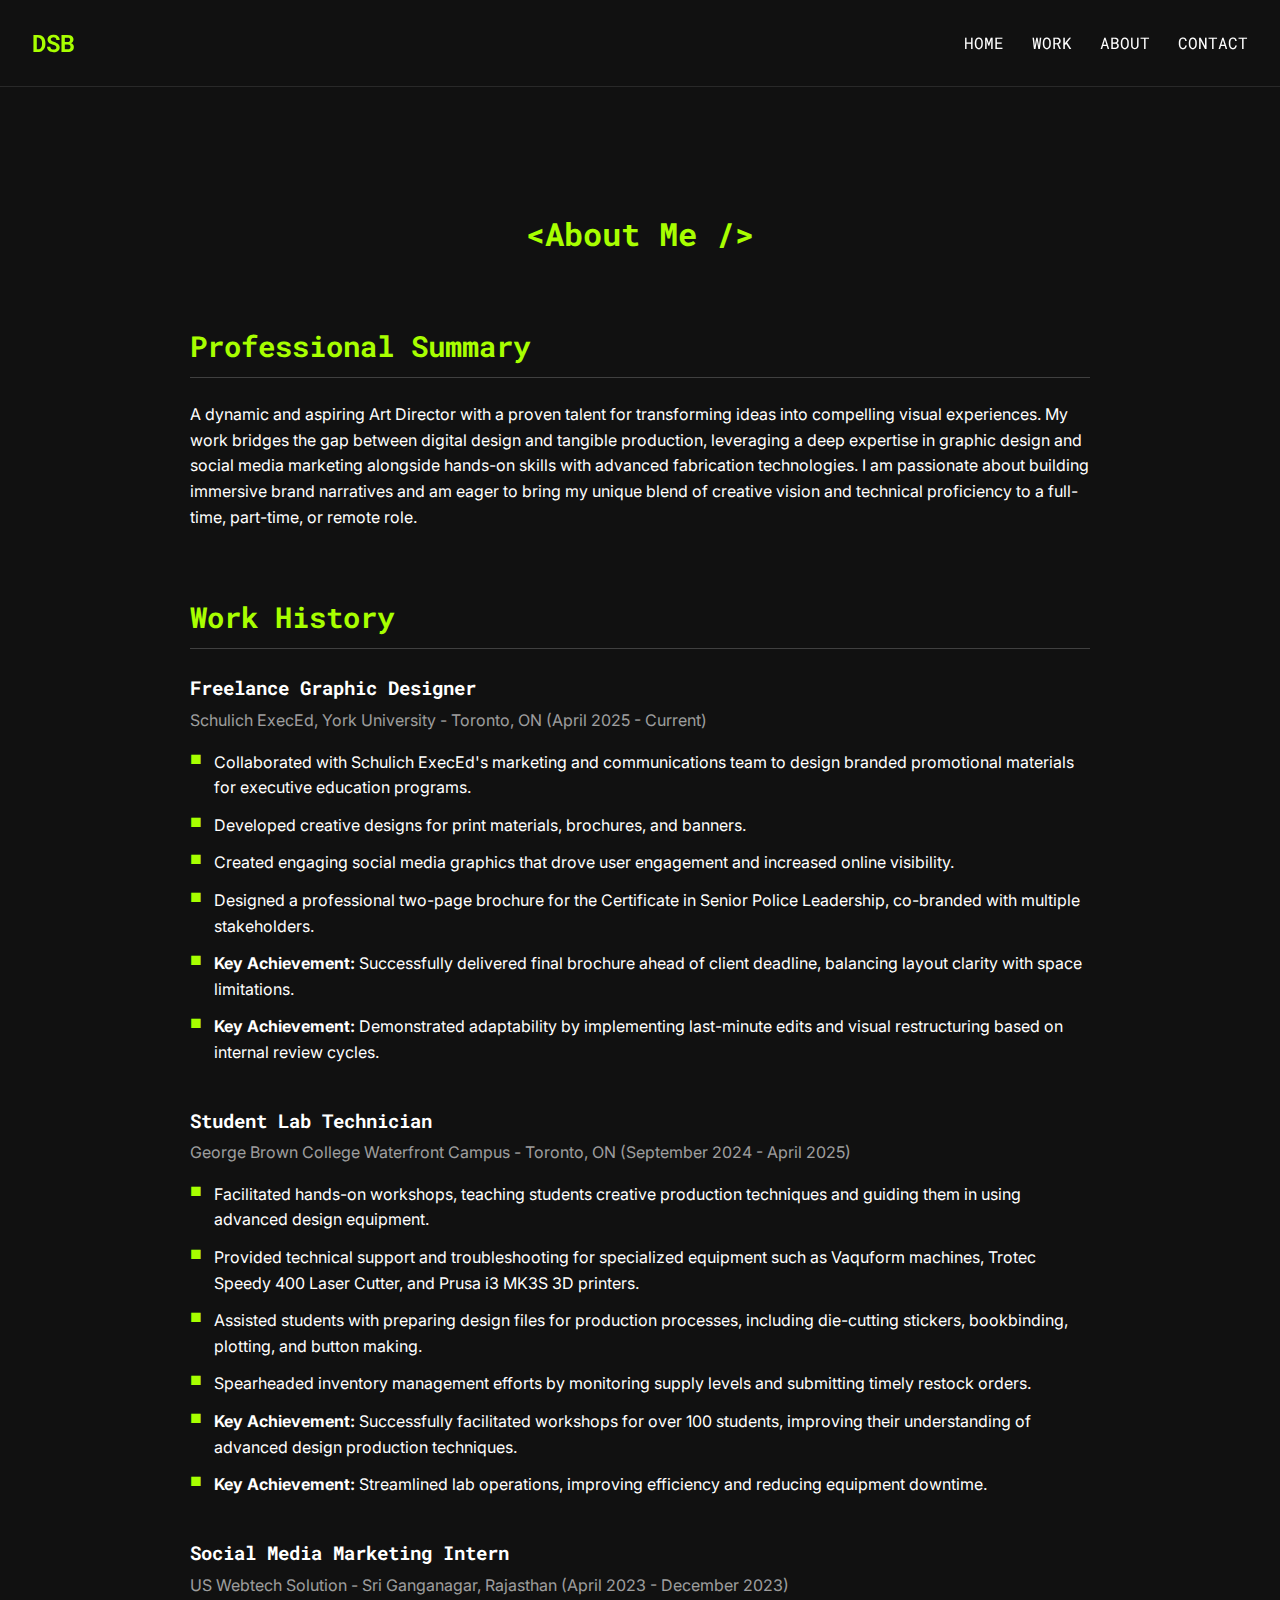
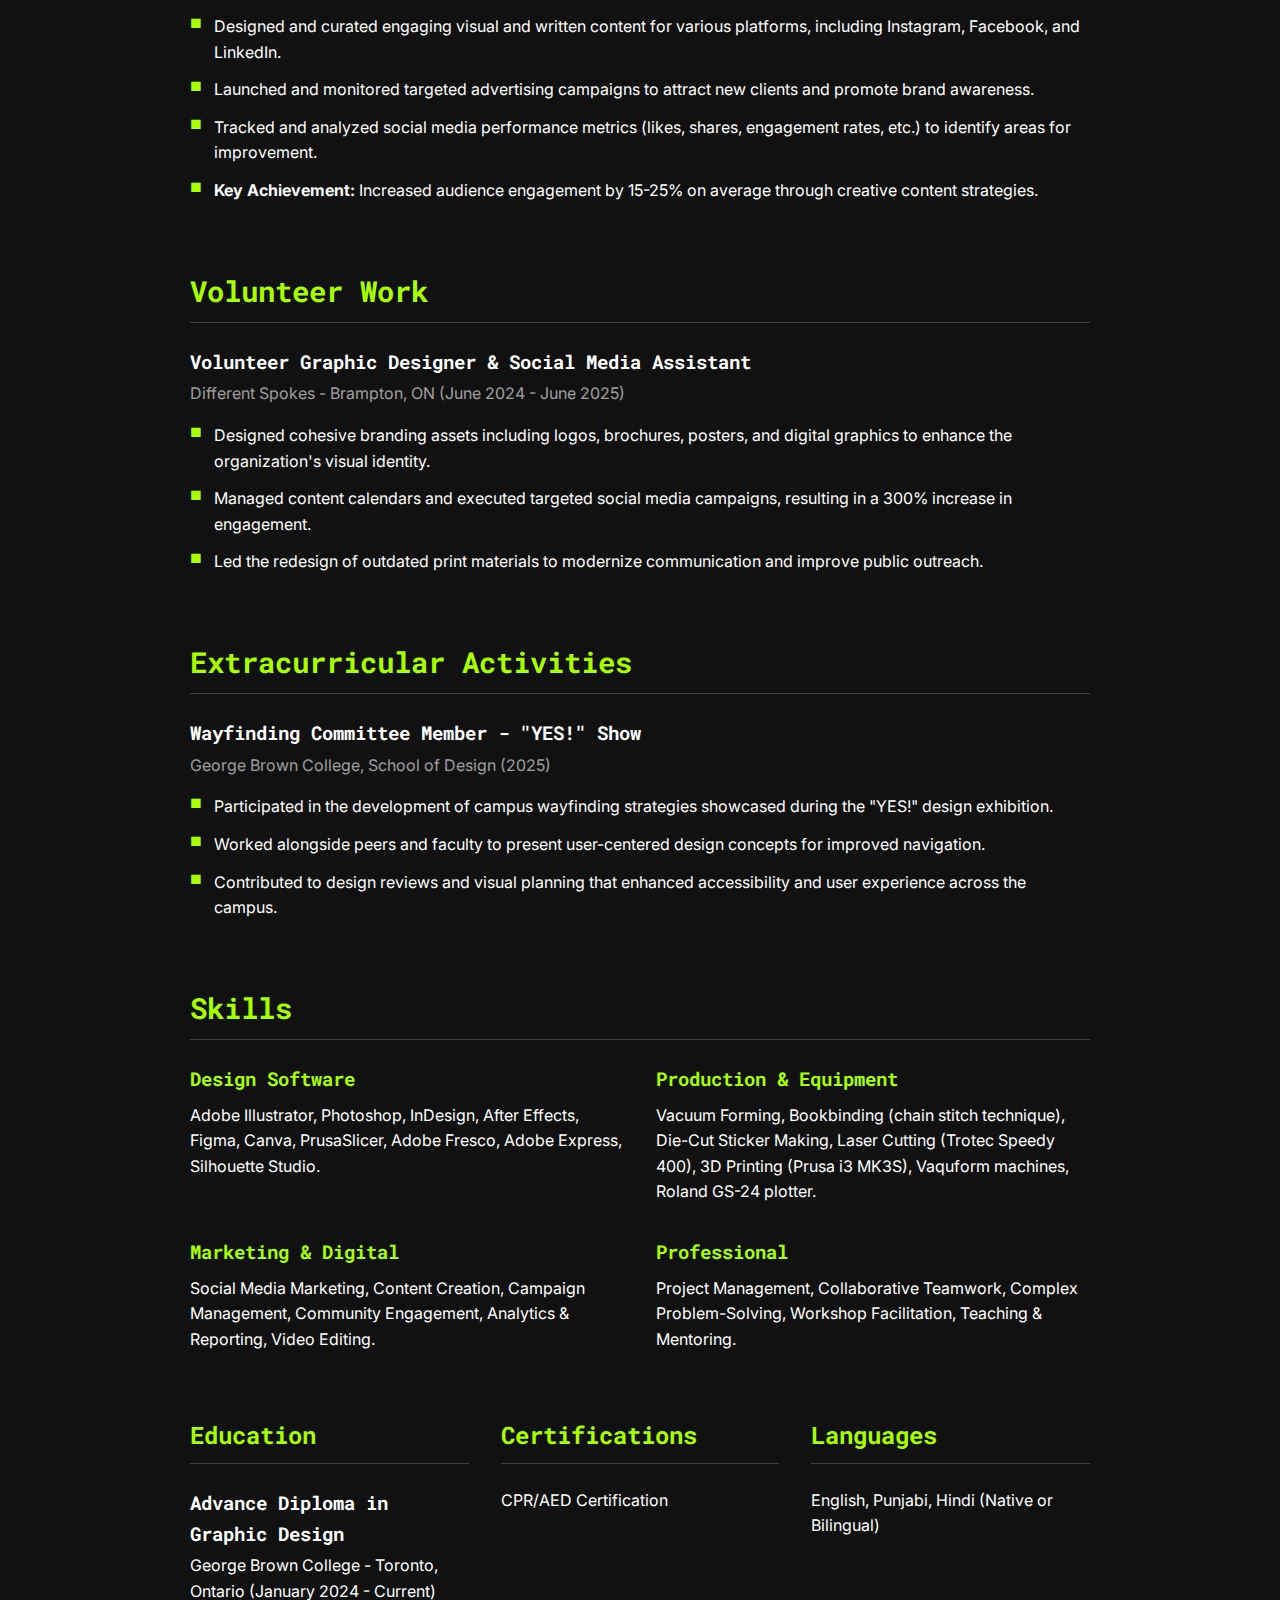
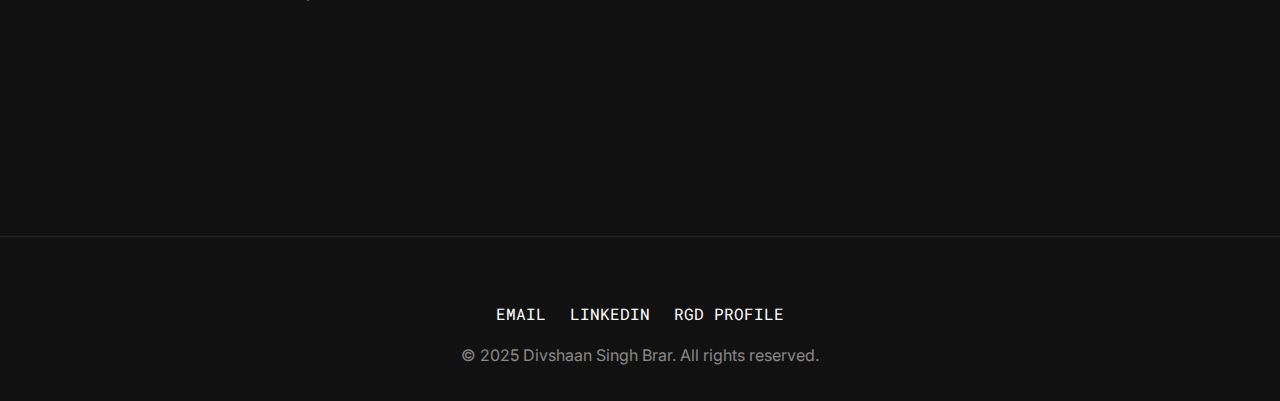
<file: about.html>
<!DOCTYPE html>
<html lang="en">
<head>
  <meta charset="UTF-8" />
  <meta name="viewport" content="width=device-width, initial-scale=1.0" />
  <title>About - Divshaan Singh Brar</title>
  <meta name="description" content="About Divshaan Singh Brar: Art Director & Graphic Designer with experience across campaigns, editorial, UI/Web, print, video and maker-lab production.">
  <meta property="og:title" content="About — Divshaan Singh Brar" />
  <meta property="og:description" content="Professional summary, work history, volunteer work, skills, education and languages." />
  <meta property="og:type" content="website" />
  <meta property="og:url" content="https://divshaan.github.io/about.html" />
  <link rel="canonical" href="https://divshaan.github.io/about.html" />
  <link rel="stylesheet" href="style.css" />
  <link rel="preconnect" href="https://fonts.googleapis.com" />
  <link rel="preconnect" href="https://fonts.gstatic.com" crossorigin />
  <link href="https://fonts.googleapis.com/css2?family=Inter:wght@400;700&family=Roboto+Mono:wght@400;700&display=swap" rel="stylesheet" />
</head>
<body>
  <a class="visually-hidden-focusable" href="#main">Skip to content</a>
  <div id="page-transition-overlay"></div>

  <header class="main-header">
    <div class="logo">DSB</div>
    <nav aria-label="Primary">
      <a href="index.html">HOME</a>
      <a href="work.html">WORK</a>
      <a href="about.html">ABOUT</a>
      <a href="contact.html">CONTACT</a>
    </nav>
  </header>

  <main id="main">
    <section class="page-section about-detailed">
      <h2>&lt;About Me /&gt;</h2>

      <div class="about-section-block">
        <h3>Professional Summary</h3>
        <p>A dynamic and aspiring Art Director with a proven talent for transforming ideas into compelling visual experiences. My work bridges the gap between digital design and tangible production, leveraging a deep expertise in graphic design and social media marketing alongside hands-on skills with advanced fabrication technologies. I am passionate about building immersive brand narratives and am eager to bring my unique blend of creative vision and technical proficiency to a full-time, part-time, or remote role.</p>
      </div>

      <div class="about-section-block">
        <h3>Work History</h3>
        <div class="work-entry">
          <h4>Freelance Graphic Designer</h4>
          <p class="work-subheading">Schulich ExecEd, York University - Toronto, ON (April 2025 - Current)</p>
          <ul>
            <li>Collaborated with Schulich ExecEd's marketing and communications team to design branded promotional materials for executive education programs.</li>
            <li>Developed creative designs for print materials, brochures, and banners.</li>
            <li>Created engaging social media graphics that drove user engagement and increased online visibility.</li>
            <li>Designed a professional two-page brochure for the Certificate in Senior Police Leadership, co-branded with multiple stakeholders.</li>
            <li><strong>Key Achievement:</strong> Successfully delivered final brochure ahead of client deadline, balancing layout clarity with space limitations.</li>
            <li><strong>Key Achievement:</strong> Demonstrated adaptability by implementing last-minute edits and visual restructuring based on internal review cycles.</li>
          </ul>
        </div>
        <div class="work-entry">
          <h4>Student Lab Technician</h4>
          <p class="work-subheading">George Brown College Waterfront Campus - Toronto, ON (September 2024 - April 2025)</p>
          <ul>
            <li>Facilitated hands-on workshops, teaching students creative production techniques and guiding them in using advanced design equipment.</li>
            <li>Provided technical support and troubleshooting for specialized equipment such as Vaquform machines, Trotec Speedy 400 Laser Cutter, and Prusa i3 MK3S 3D printers.</li>
            <li>Assisted students with preparing design files for production processes, including die-cutting stickers, bookbinding, plotting, and button making.</li>
            <li>Spearheaded inventory management efforts by monitoring supply levels and submitting timely restock orders.</li>
            <li><strong>Key Achievement:</strong> Successfully facilitated workshops for over 100 students, improving their understanding of advanced design production techniques.</li>
            <li><strong>Key Achievement:</strong> Streamlined lab operations, improving efficiency and reducing equipment downtime.</li>
          </ul>
        </div>
        <div class="work-entry">
          <h4>Social Media Marketing Intern</h4>
          <p class="work-subheading">US Webtech Solution - Sri Ganganagar, Rajasthan (April 2023 - December 2023)</p>
          <ul>
            <li>Designed and curated engaging visual and written content for various platforms, including Instagram, Facebook, and LinkedIn.</li>
            <li>Launched and monitored targeted advertising campaigns to attract new clients and promote brand awareness.</li>
            <li>Tracked and analyzed social media performance metrics (likes, shares, engagement rates, etc.) to identify areas for improvement.</li>
            <li><strong>Key Achievement:</strong> Increased audience engagement by 15-25% on average through creative content strategies.</li>
          </ul>
        </div>
      </div>

      <div class="about-section-block">
        <h3>Volunteer Work</h3>
        <div class="work-entry">
          <h4>Volunteer Graphic Designer & Social Media Assistant</h4>
          <p class="work-subheading">Different Spokes - Brampton, ON (June 2024 - June 2025)</p>
          <ul>
            <li>Designed cohesive branding assets including logos, brochures, posters, and digital graphics to enhance the organization's visual identity.</li>
            <li>Managed content calendars and executed targeted social media campaigns, resulting in a 300% increase in engagement.</li>
            <li>Led the redesign of outdated print materials to modernize communication and improve public outreach.</li>
          </ul>
        </div>
      </div>

      <div class="about-section-block">
        <h3>Extracurricular Activities</h3>
        <div class="work-entry">
          <h4>Wayfinding Committee Member - "YES!" Show</h4>
          <p class="work-subheading">George Brown College, School of Design (2025)</p>
          <ul>
            <li>Participated in the development of campus wayfinding strategies showcased during the "YES!" design exhibition.</li>
            <li>Worked alongside peers and faculty to present user-centered design concepts for improved navigation.</li>
            <li>Contributed to design reviews and visual planning that enhanced accessibility and user experience across the campus.</li>
          </ul>
        </div>
      </div>

      <div class="about-section-block">
        <h3>Skills</h3>
        <div class="skills-grid">
          <div class="skill-category">
            <h4>Design Software</h4>
            <p>Adobe Illustrator, Photoshop, InDesign, After Effects, Figma, Canva, PrusaSlicer, Adobe Fresco, Adobe Express, Silhouette Studio.</p>
          </div>
          <div class="skill-category">
            <h4>Production & Equipment</h4>
            <p>Vacuum Forming, Bookbinding (chain stitch technique), Die-Cut Sticker Making, Laser Cutting (Trotec Speedy 400), 3D Printing (Prusa i3 MK3S), Vaquform machines, Roland GS-24 plotter.</p>
          </div>
          <div class="skill-category">
            <h4>Marketing & Digital</h4>
            <p>Social Media Marketing, Content Creation, Campaign Management, Community Engagement, Analytics & Reporting, Video Editing.</p>
          </div>
          <div class="skill-category">
            <h4>Professional</h4>
            <p>Project Management, Collaborative Teamwork, Complex Problem-Solving, Workshop Facilitation, Teaching & Mentoring.</p>
          </div>
        </div>
      </div>

      <div class="about-section-block multi-column">
        <div class="column">
          <h3>Education</h3>
          <div class="education-entry">
            <h4>Advance Diploma in Graphic Design</h4>
            <p>George Brown College - Toronto, Ontario (January 2024 - Current)</p>
          </div>
        </div>
        <div class="column">
          <h3>Certifications</h3>
          <p>CPR/AED Certification</p>
        </div>
        <div class="column">
          <h3>Languages</h3>
          <p>English, Punjabi, Hindi (Native or Bilingual)</p>
        </div>
      </div>

    </section>
  </main>

  <footer>
    <div class="footer-links">
      <a href="mailto:singhbrardivshaan@gmail.com">EMAIL</a>
      <a href="https://www.linkedin.com/in/divshaan-singh-brar-038b97251" target="_blank" rel="noopener">LINKEDIN</a>
      <a href="https://rgd.ca/members/profile/241008117" target="_blank" rel="noopener">RGD PROFILE</a>
    </div>
    <p>&copy; 2025 Divshaan Singh Brar. All rights reserved.</p>
  </footer>

  <script src="script.js"></script>
</body>
</html>
</file>
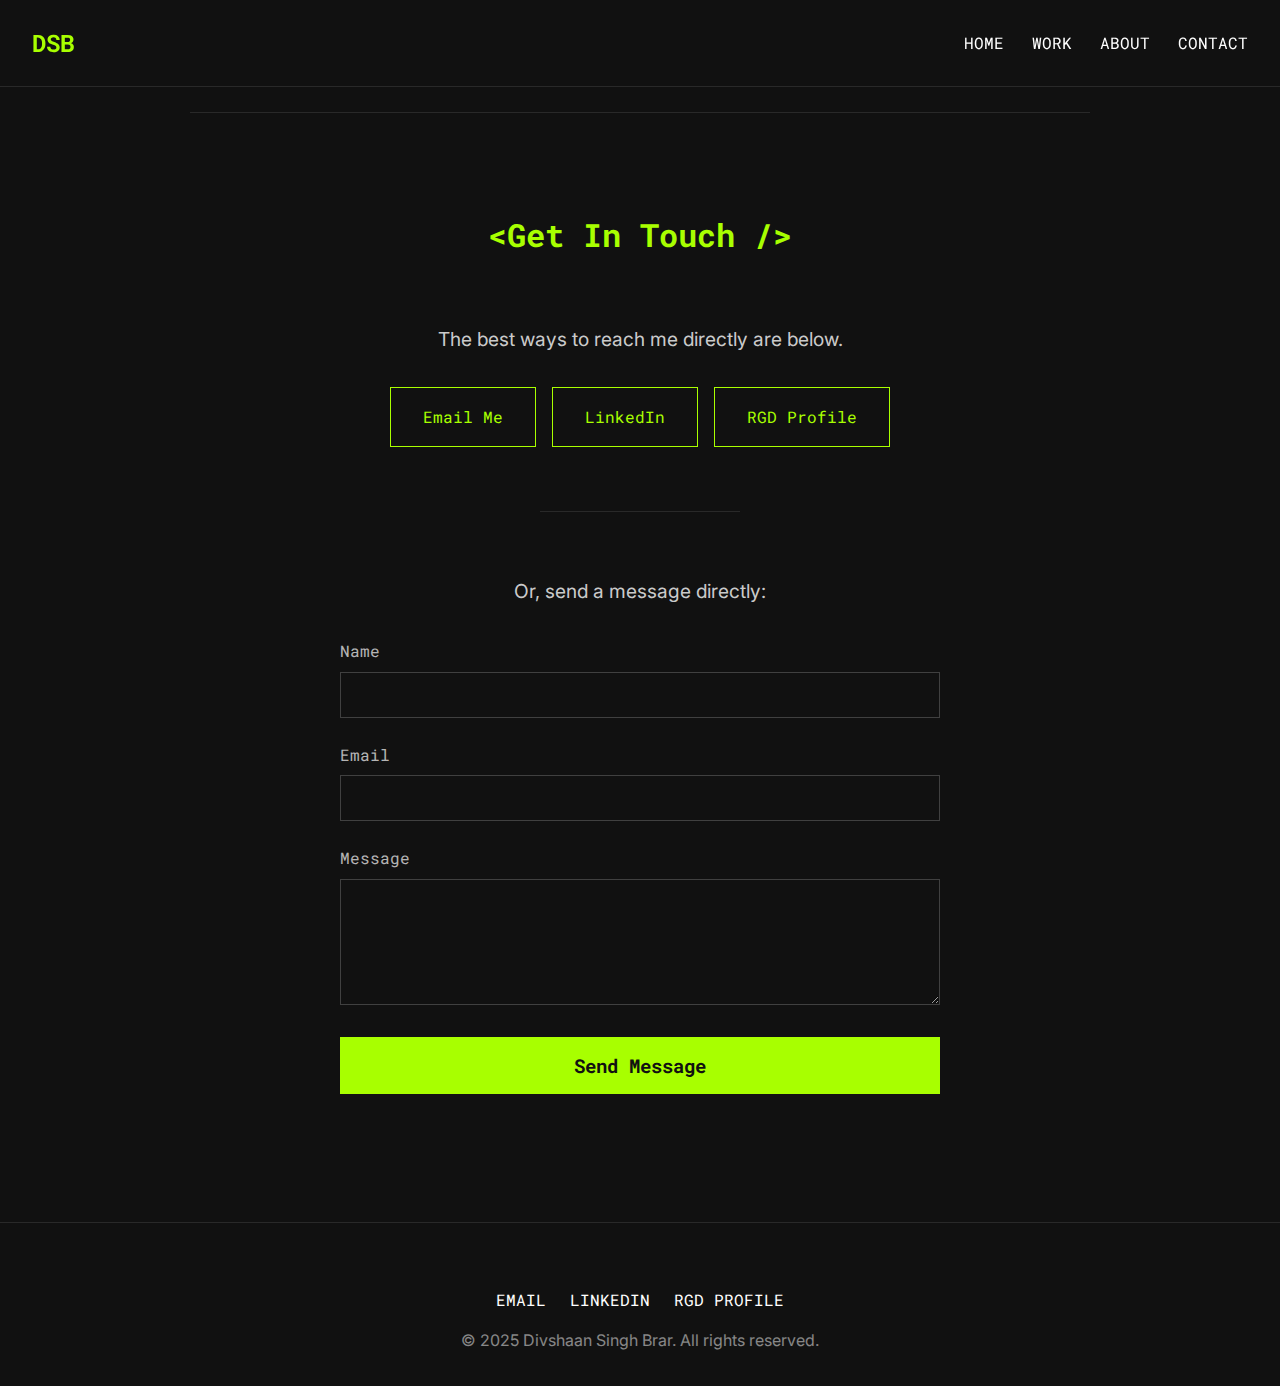
<file: contact.html>
<!DOCTYPE html>
<html lang="en">
<head>
  <meta charset="UTF-8" />
  <meta name="viewport" content="width=device-width, initial-scale=1.0" />
  <title>Contact - Divshaan Singh Brar</title>
  <meta name="description" content="Get in touch with Divshaan Singh Brar. Email, LinkedIn, RGD profile, or use the contact form.">
  <meta property="og:title" content="Contact — Divshaan Singh Brar" />
  <meta property="og:description" content="Email, LinkedIn, RGD profile, and a contact form to reach Divshaan." />
  <meta property="og:type" content="website" />
  <meta property="og:url" content="https://divshaan.github.io/contact.html" />
  <!-- Favicon (from Illustrations first image) -->
<link rel="icon" href="/111.jpg" type="image/jpeg">
<link rel="apple-touch-icon" href="/111.jpg">

<!-- Site theme color -->
<meta name="theme-color" content="#111111">

<!-- Social preview image (from Photoshop first image) -->
<meta property="og:image" content="https://divshaan.github.io/102.png">
<meta property="og:image:type" content="image/png">
<meta property="og:image:alt" content="Stylized comic-book effect image from Photoshop project">
<meta name="twitter:card" content="summary_large_image">

  <link rel="canonical" href="https://divshaan.github.io/contact.html" />
  <link rel="stylesheet" href="style.css" />
  <link rel="preconnect" href="https://fonts.googleapis.com" />
  <link rel="preconnect" href="https://fonts.gstatic.com" crossorigin />
  <link href="https://fonts.googleapis.com/css2?family=Inter:wght@400;700&family=Roboto+Mono:wght@400;700&display=swap" rel="stylesheet" />
</head>
<body>
  <a class="visually-hidden-focusable" href="#main">Skip to content</a>
  <div id="page-transition-overlay"></div>

  <header class="main-header">
    <div class="logo">DSB</div>
    <nav aria-label="Primary">
      <a href="index.html">HOME</a>
      <a href="work.html">WORK</a>
      <a href="about.html">ABOUT</a>
      <a href="contact.html">CONTACT</a>
    </nav>
  </header>

  <main id="main">
    <section id="contact" class="contact-section page-section">
      <h2>&lt;Get In Touch /&gt;</h2>
      <p class="contact-subheading">The best ways to reach me directly are below.</p>

      <div class="primary-contact-buttons">
        <a href="mailto:singhbrardivshaan@gmail.com" class="contact-button">Email Me</a>
        <a href="https://www.linkedin.com/in/divshaan-singh-brar-038b97251" target="_blank" rel="noopener" class="contact-button">LinkedIn</a>
        <a href="https://rgd.ca/members/profile/241008117" target="_blank" rel="noopener" class="contact-button">RGD Profile</a>
      </div>

      <hr class="form-separator" />

      <p class="contact-subheading">Or, send a message directly:</p>

      <!-- Replace YOUR_UNIQUE_CODE with your Formspree endpoint ID -->
      <form id="contact-form" action="https://formspree.io/f/YOUR_UNIQUE_CODE" method="POST">
        <div class="form-group">
          <label for="name">Name</label>
          <input type="text" id="name" name="name" required />
        </div>
        <div class="form-group">
          <label for="email">Email</label>
          <input type="email" id="email" name="email" required />
        </div>
        <div class="form-group">
          <label for="message">Message</label>
          <textarea id="message" name="message" rows="5" required></textarea>
        </div>
        <button type="submit" class="btn-submit">Send Message</button>
      </form>
    </section>
  </main>

  <footer>
    <div class="footer-links">
      <a href="mailto:singhbrardivshaan@gmail.com">EMAIL</a>
      <a href="https://www.linkedin.com/in/divshaan-singh-brar-038b97251" target="_blank" rel="noopener">LINKEDIN</a>
      <a href="https://rgd.ca/members/profile/241008117" target="_blank" rel="noopener">RGD PROFILE</a>
    </div>
    <p>&copy; 2025 Divshaan Singh Brar. All rights reserved.</p>
  </footer>

  <script src="script.js"></script>
</body>
</html>
</file>
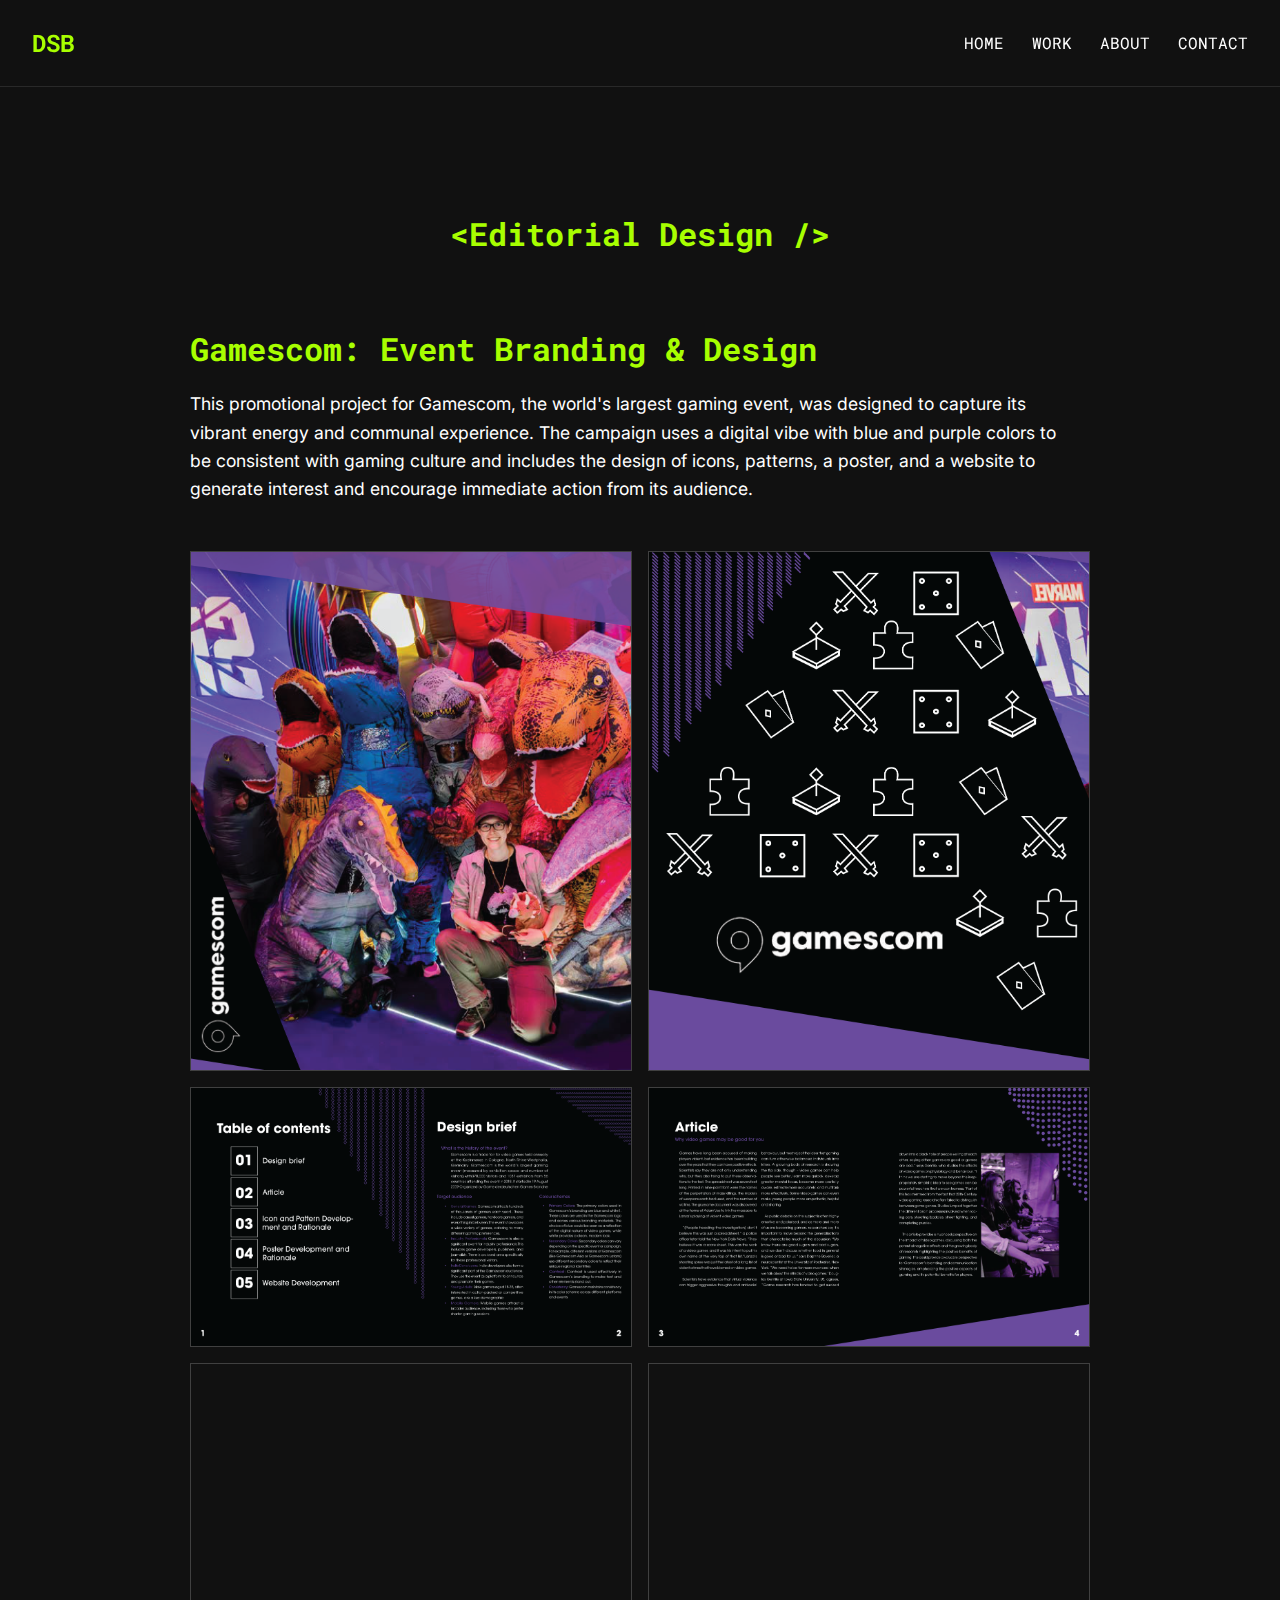
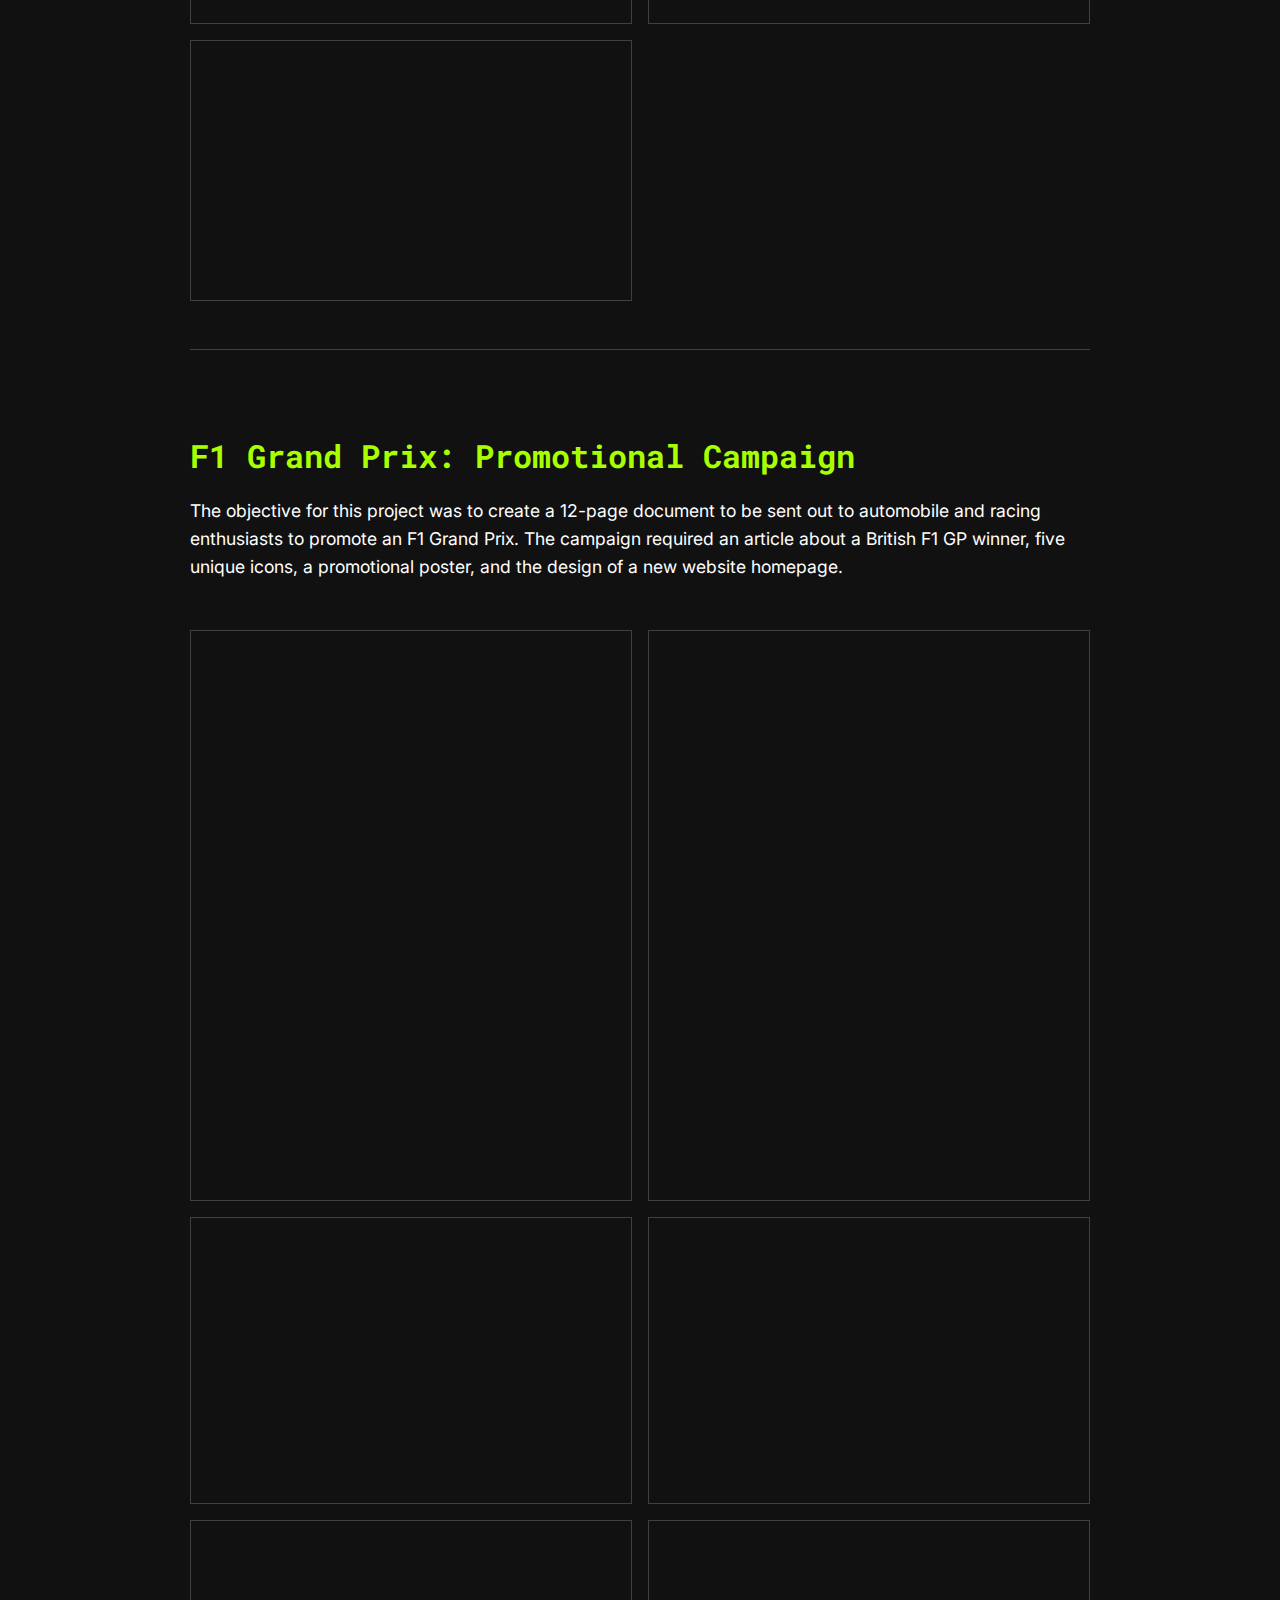
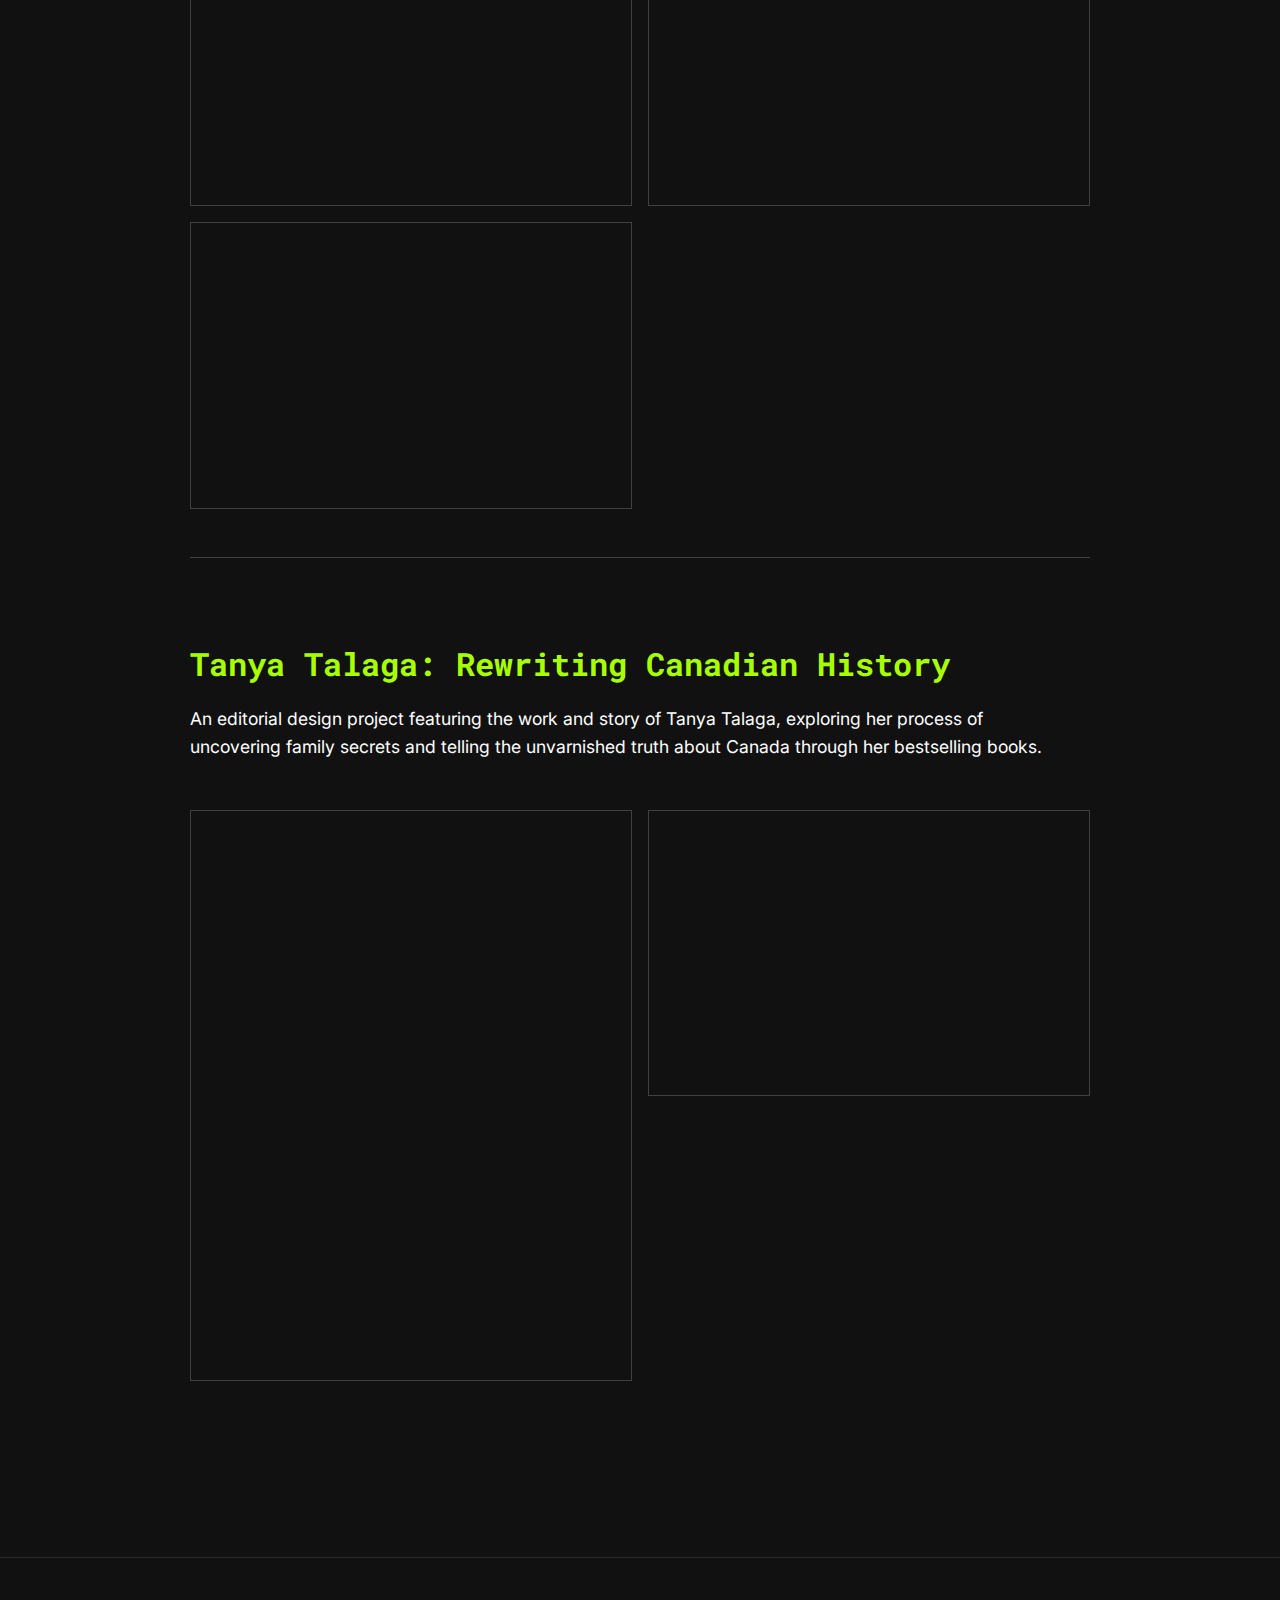
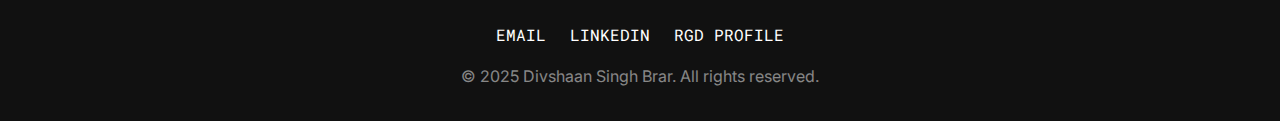
<file: editorial.html>
<!DOCTYPE html>
<html lang="en">
<head>
  <meta charset="UTF-8">
  <meta name="viewport" content="width=device-width, initial-scale=1.0">
  <title>Editorial Work - Divshaan Singh Brar</title>
  <meta name="description" content="Editorial projects by Divshaan Singh Brar: Gamescom event branding, F1 Grand Prix promotional campaign, and a Tanya Talaga editorial feature.">
  <meta property="og:title" content="Editorial Work — Divshaan Singh Brar">
  <meta property="og:description" content="Gamescom event branding, F1 Grand Prix promo campaign, and Tanya Talaga editorial feature.">
  <meta property="og:type" content="website">
  <meta property="og:url" content="https://divshaan.github.io/editorial.html">
  <link rel="canonical" href="https://divshaan.github.io/editorial.html">
  <!-- Regular site styles only -->
  <link rel="stylesheet" href="style.css">
  <link rel="preconnect" href="https://fonts.googleapis.com">
  <link rel="preconnect" href="https://fonts.gstatic.com" crossorigin>
  <link href="https://fonts.googleapis.com/css2?family=Inter:wght@400;700&family=Roboto+Mono:wght@400;700&display=swap" rel="stylesheet">
</head>
<body>
  <a class="visually-hidden-focusable" href="#main">Skip to content</a>
  <div id="page-transition-overlay"></div>
  <header class="main-header">
    <div class="logo">DSB</div>
    <nav aria-label="Primary">
      <a href="index.html">HOME</a>
      <a href="work.html">WORK</a>
      <a href="about.html">ABOUT</a>
      <a href="contact.html">CONTACT</a>
    </nav>
  </header>

  <main id="main">
    <section class="page-section">
      <h2>&lt;Editorial Design /&gt;</h2>

      <div class="project-detail-showcase">
        <h3>Gamescom: Event Branding & Design</h3>
        <p class="project-description">
          This promotional project for Gamescom, the world's largest gaming event, was designed to capture its vibrant energy and communal experience. The campaign uses a digital vibe with blue and purple colors to be consistent with gaming culture and includes the design of icons, patterns, a poster, and a website to generate interest and encourage immediate action from its audience.
        </p>
        <div class="image-gallery-grid">
          <div class="gallery-grid-item"><img src="./edi1-01.png" alt="Gamescom Project Image 1" loading="lazy" decoding="async"></div>
          <div class="gallery-grid-item"><img src="./edi1-07.png" alt="Gamescom Project Image 7" loading="lazy" decoding="async"></div>
          <div class="gallery-grid-item"><img src="./edi1-02.png" alt="Gamescom Project Image 2" loading="lazy" decoding="async"></div>
          <div class="gallery-grid-item"><img src="./edi1-03.png" alt="Gamescom Project Image 3" loading="lazy" decoding="async"></div>
          <div class="gallery-grid-item"><img src="./edi1-04.png" alt="Gamescom Project Image 4" loading="lazy" decoding="async"></div>
          <div class="gallery-grid-item"><img src="./edi1-05.png" alt="Gamescom Project Image 5" loading="lazy" decoding="async"></div>
          <div class="gallery-grid-item"><img src="./edi1-06.png" alt="Gamescom Project Image 6" loading="lazy" decoding="async"></div>
        </div>
      </div>

      <div class="project-detail-showcase">
        <h3>F1 Grand Prix: Promotional Campaign</h3>
        <p class="project-description">
          The objective for this project was to create a 12-page document to be sent out to automobile and racing enthusiasts to promote an F1 Grand Prix. The campaign required an article about a British F1 GP winner, five unique icons, a promotional poster, and the design of a new website homepage.
        </p>
        <div class="image-gallery-grid">
          <div class="gallery-grid-item"><img src="./Booklet-01.jpg" alt="F1 Project Image 1" loading="lazy" decoding="async"></div>
          <div class="gallery-grid-item"><img src="./Booklet-07.jpg" alt="F1 Project Image 7" loading="lazy" decoding="async"></div>
          <div class="gallery-grid-item"><img src="./Booklet-02.jpg" alt="F1 Project Image 2" loading="lazy" decoding="async"></div>
          <div class="gallery-grid-item"><img src="./Booklet-03.jpg" alt="F1 Project Image 3" loading="lazy" decoding="async"></div>
          <div class="gallery-grid-item"><img src="./Booklet-04.jpg" alt="F1 Project Image 4" loading="lazy" decoding="async"></div>
          <div class="gallery-grid-item"><img src="./Booklet-05.jpg" alt="F1 Project Image 5" loading="lazy" decoding="async"></div>
          <div class="gallery-grid-item"><img src="./Booklet-06.jpg" alt="F1 Project Image 6" loading="lazy" decoding="async"></div>
        </div>
      </div>
      
      <div class="project-detail-showcase">
        <h3>Tanya Talaga: Rewriting Canadian History</h3>
        <p class="project-description">
          An editorial design project featuring the work and story of Tanya Talaga, exploring her process of uncovering family secrets and telling the unvarnished truth about Canada through her bestselling books.
        </p>
        <div class="image-gallery-grid">
          <div class="gallery-grid-item"><img src="./Booklet2-01.jpg" alt="Tanya Talaga Project - Single Page" loading="lazy" decoding="async"></div>
          <div class="gallery-grid-item"><img src="./Booklet2-02.jpg" alt="Tanya Talaga Project - Spread" loading="lazy" decoding="async"></div>
        </div>
      </div>

    </section>
  </main>

  <footer>
    <div class="footer-links">
      <a href="mailto:singhbrardivshaan@gmail.com">EMAIL</a>
      <a href="https://www.linkedin.com/in/divshaan-singh-brar-038b97251" target="_blank" rel="noopener">LINKEDIN</a>
      <a href="https://rgd.ca/members/profile/241008117" target="_blank" rel="noopener">RGD PROFILE</a>
    </div>
    <p>&copy; 2025 Divshaan Singh Brar. All rights reserved.</p>
  </footer>

  <!-- Regular site script only -->
  <script src="script.js"></script>
</body>
</html>
</file>
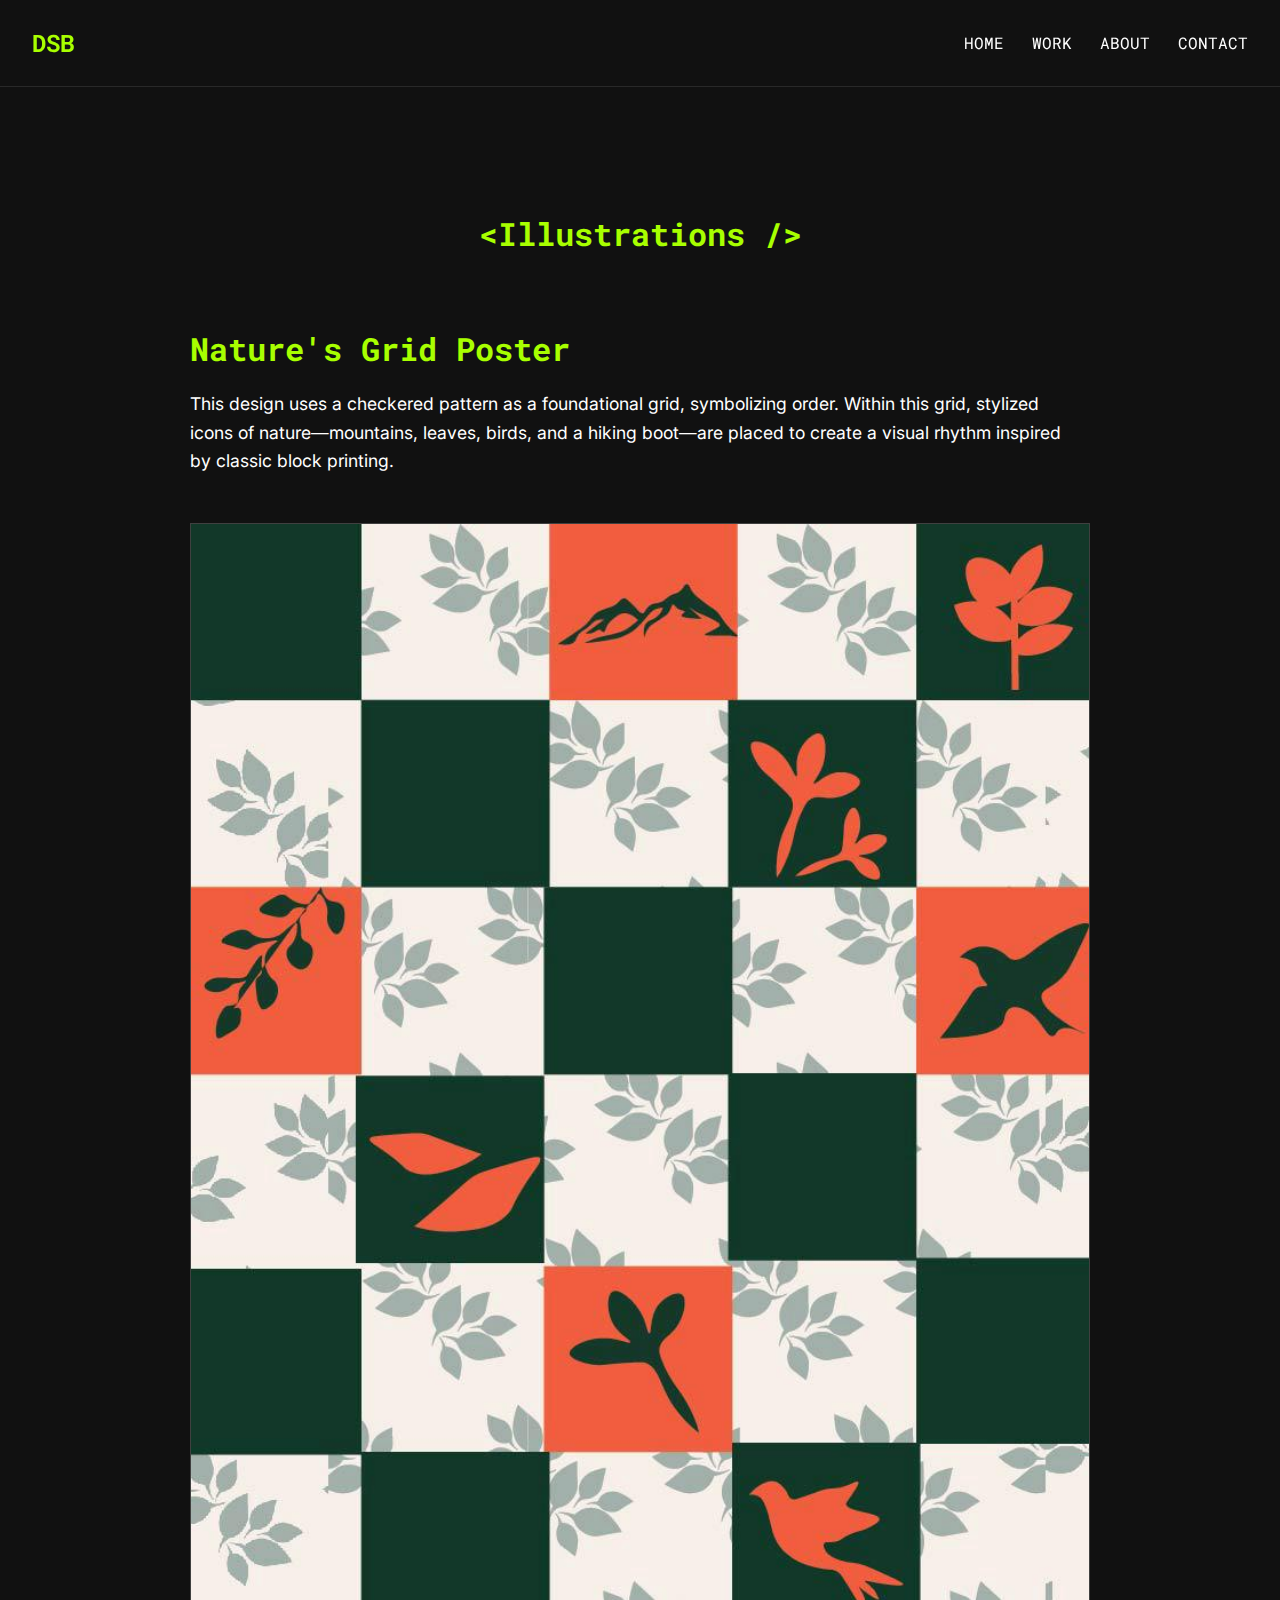
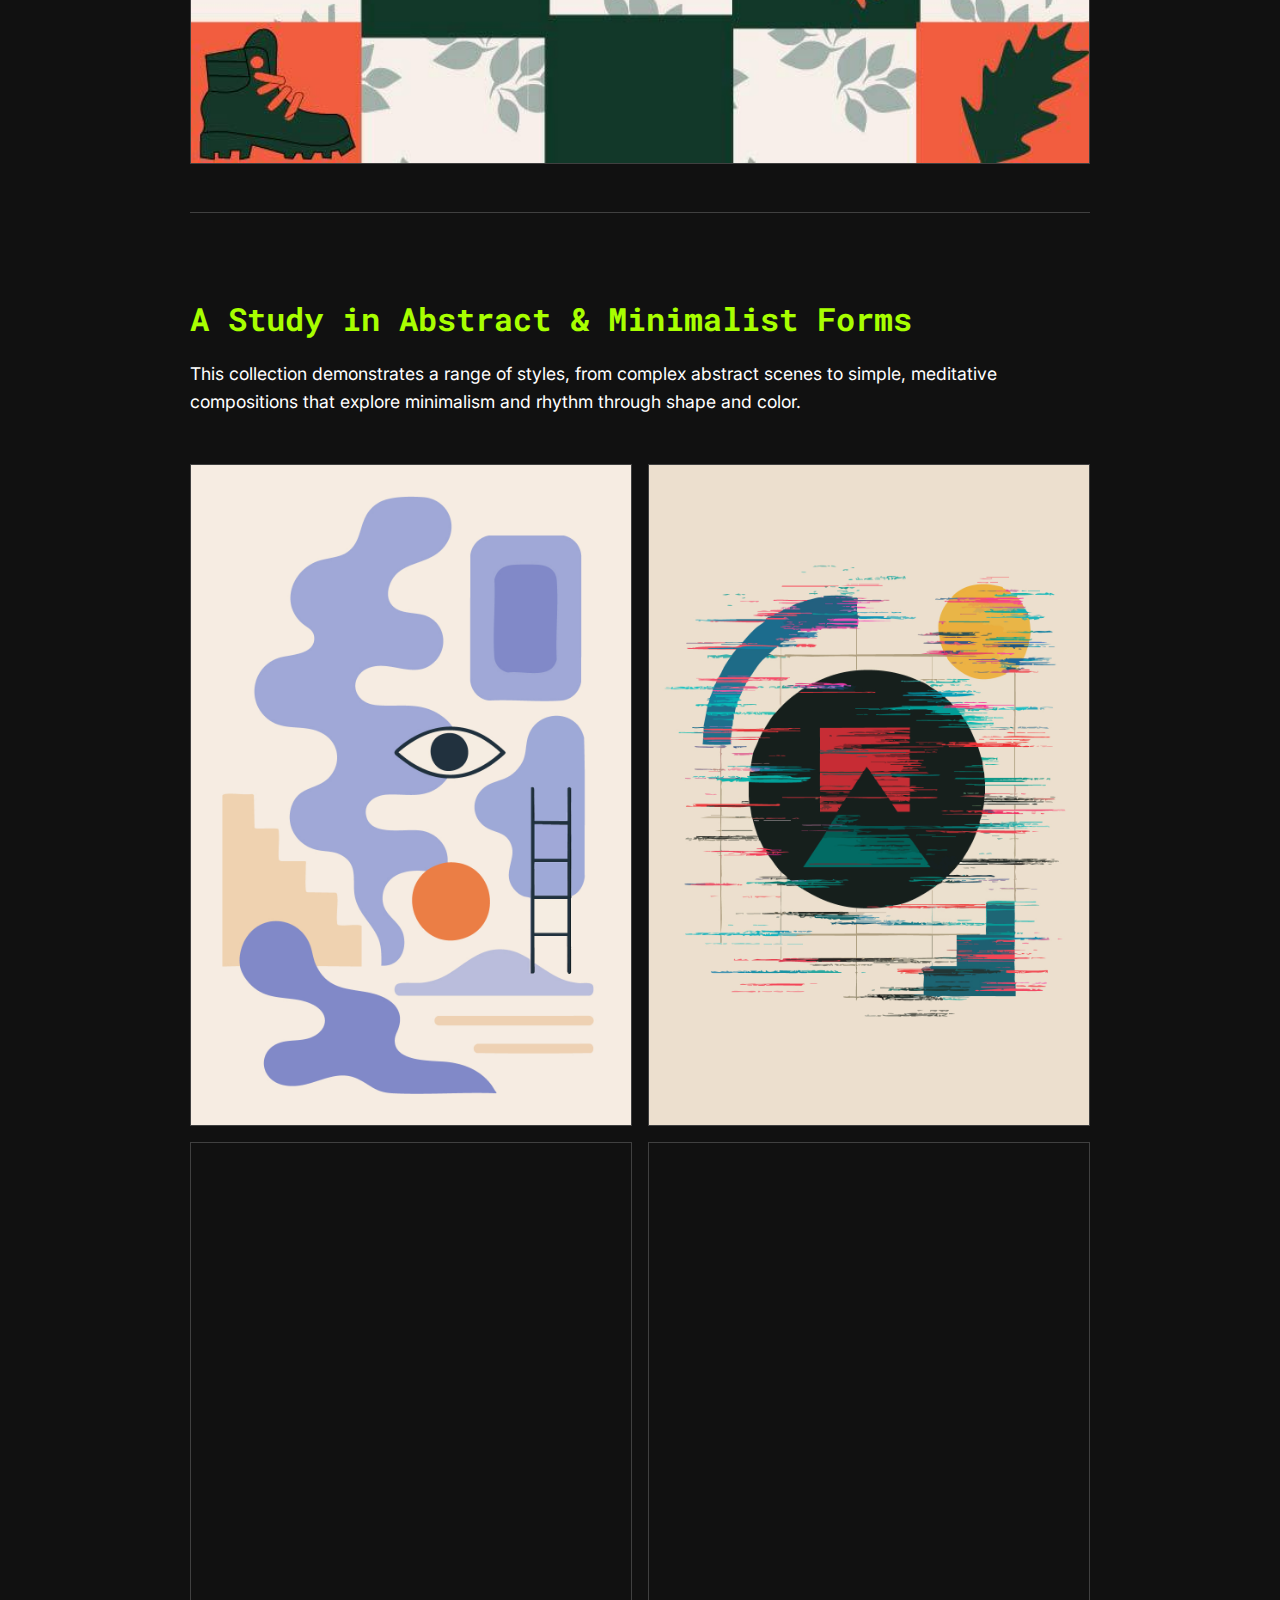
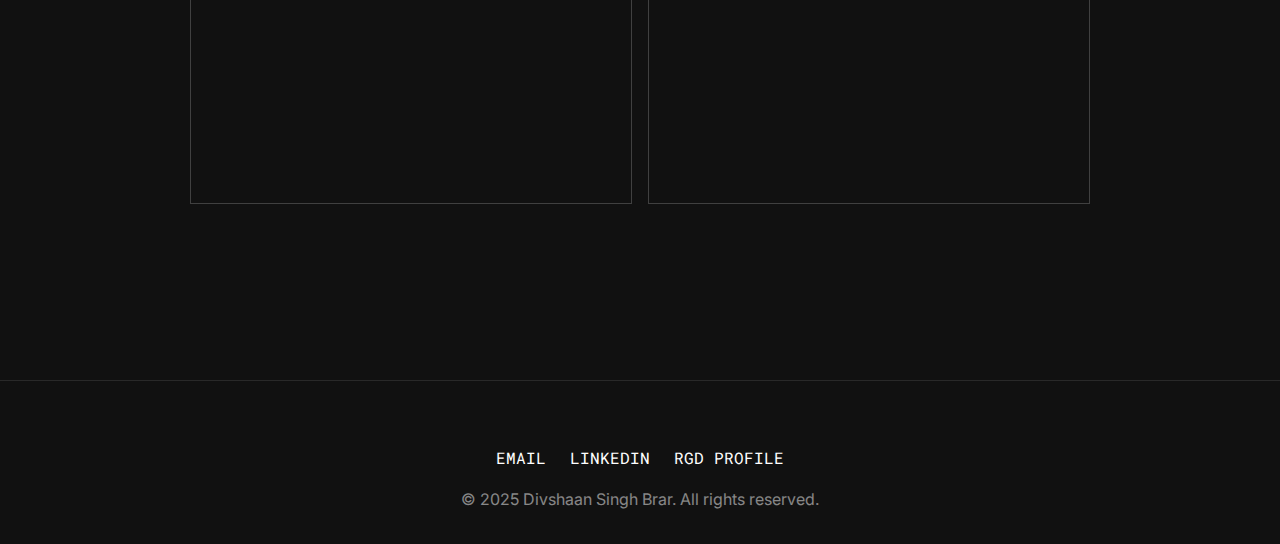
<file: illustrations.html>
<!DOCTYPE html>
<html lang="en">
<head>
  <meta charset="UTF-8" />
  <meta name="viewport" content="width=device-width, initial-scale=1.0" />
  <title>Illustrations - Divshaan Singh Brar</title>
  <meta name="description" content="Illustrations: Nature's Grid and a study in abstract/minimalist forms." />
  <meta property="og:title" content="Illustrations — Divshaan Singh Brar" />
  <meta property="og:description" content="Nature's Grid poster and abstract series." />
  <meta property="og:type" content="website" />
  <meta property="og:url" content="https://divshaan.github.io/illustrations.html" />
  <link rel="canonical" href="https://divshaan.github.io/illustrations.html" />
  <link rel="stylesheet" href="style.css" />
  <link rel="preconnect" href="https://fonts.googleapis.com" />
  <link rel="preconnect" href="https://fonts.gstatic.com" crossorigin />
  <link href="https://fonts.googleapis.com/css2?family=Inter:wght@400;700&family=Roboto+Mono:wght@400;700&display=swap" rel="stylesheet" />
</head>
<body>
  <a class="visually-hidden-focusable" href="#main">Skip to content</a>
  <div id="page-transition-overlay"></div>

  <header class="main-header">
    <div class="logo">DSB</div>
    <nav aria-label="Primary">
      <a href="index.html">HOME</a>
      <a href="work.html">WORK</a>
      <a href="about.html">ABOUT</a>
      <a href="contact.html">CONTACT</a>
    </nav>
  </header>

  <main id="main">
    <section class="page-section">
      <h2>&lt;Illustrations /&gt;</h2>

      <div class="project-detail-showcase">
        <h3>Nature's Grid Poster</h3>
        <p class="project-description">This design uses a checkered pattern as a foundational grid, symbolizing order. Within this grid, stylized icons of nature—mountains, leaves, birds, and a hiking boot—are placed to create a visual rhythm inspired by classic block printing.</p>
        <div class="image-gallery-grid">
          <div class="gallery-grid-item span-2">
            <img loading="lazy" decoding="async" src="./111.jpg" alt="Nature's Grid Poster">
          </div>
        </div>
      </div>

      <div class="project-detail-showcase">
        <h3>A Study in Abstract &amp; Minimalist Forms</h3>
        <p class="project-description">This collection demonstrates a range of styles, from complex abstract scenes to simple, meditative compositions that explore minimalism and rhythm through shape and color.</p>
        <div class="image-gallery-grid">
          <div class="gallery-grid-item">
            <img loading="lazy" decoding="async" src="./il1.jpg" alt="Surrealist Composition">
          </div>
          <div class="gallery-grid-item">
            <img loading="lazy" decoding="async" src="./il2.jpg" alt="Geometric Glitch">
          </div>
          <div class="gallery-grid-item">
            <img loading="lazy" decoding="async" src="./il3.jpg" alt="Rhythmic Lines">
          </div>
          <div class="gallery-grid-item">
            <img loading="lazy" decoding="async" src="./il4.jpg" alt="Kandinsky-Inspired Forms">
          </div>
        </div>
      </div>

    </section>
  </main>

  <footer>
    <div class="footer-links">
      <a href="mailto:singhbrardivshaan@gmail.com">EMAIL</a>
      <a href="https://www.linkedin.com/in/divshaan-singh-brar-038b97251" target="_blank" rel="noopener">LINKEDIN</a>
      <a href="https://rgd.ca/members/profile/241008117" target="_blank" rel="noopener">RGD PROFILE</a>
    </div>
    <p>&copy; 2025 Divshaan Singh Brar. All rights reserved.</p>
  </footer>

  <script src="script.js"></script>
</body>
</html>
</file>
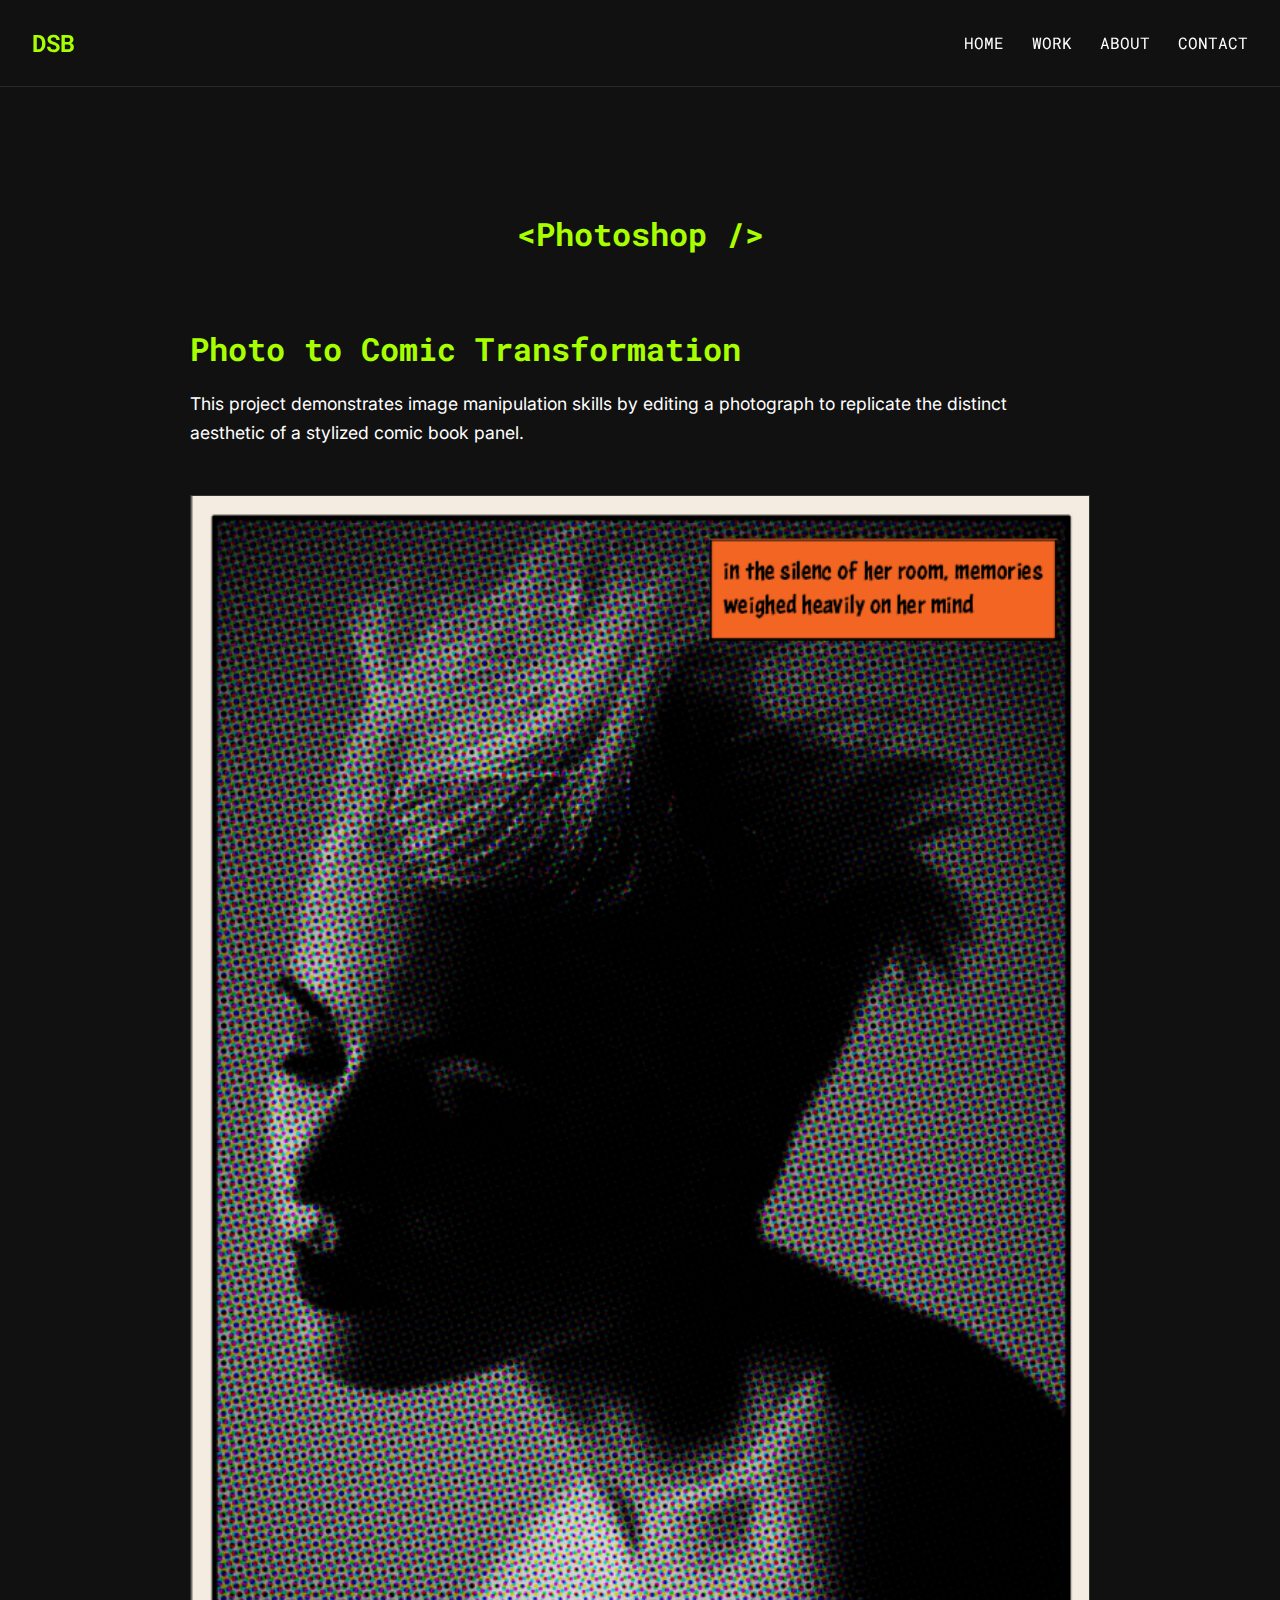
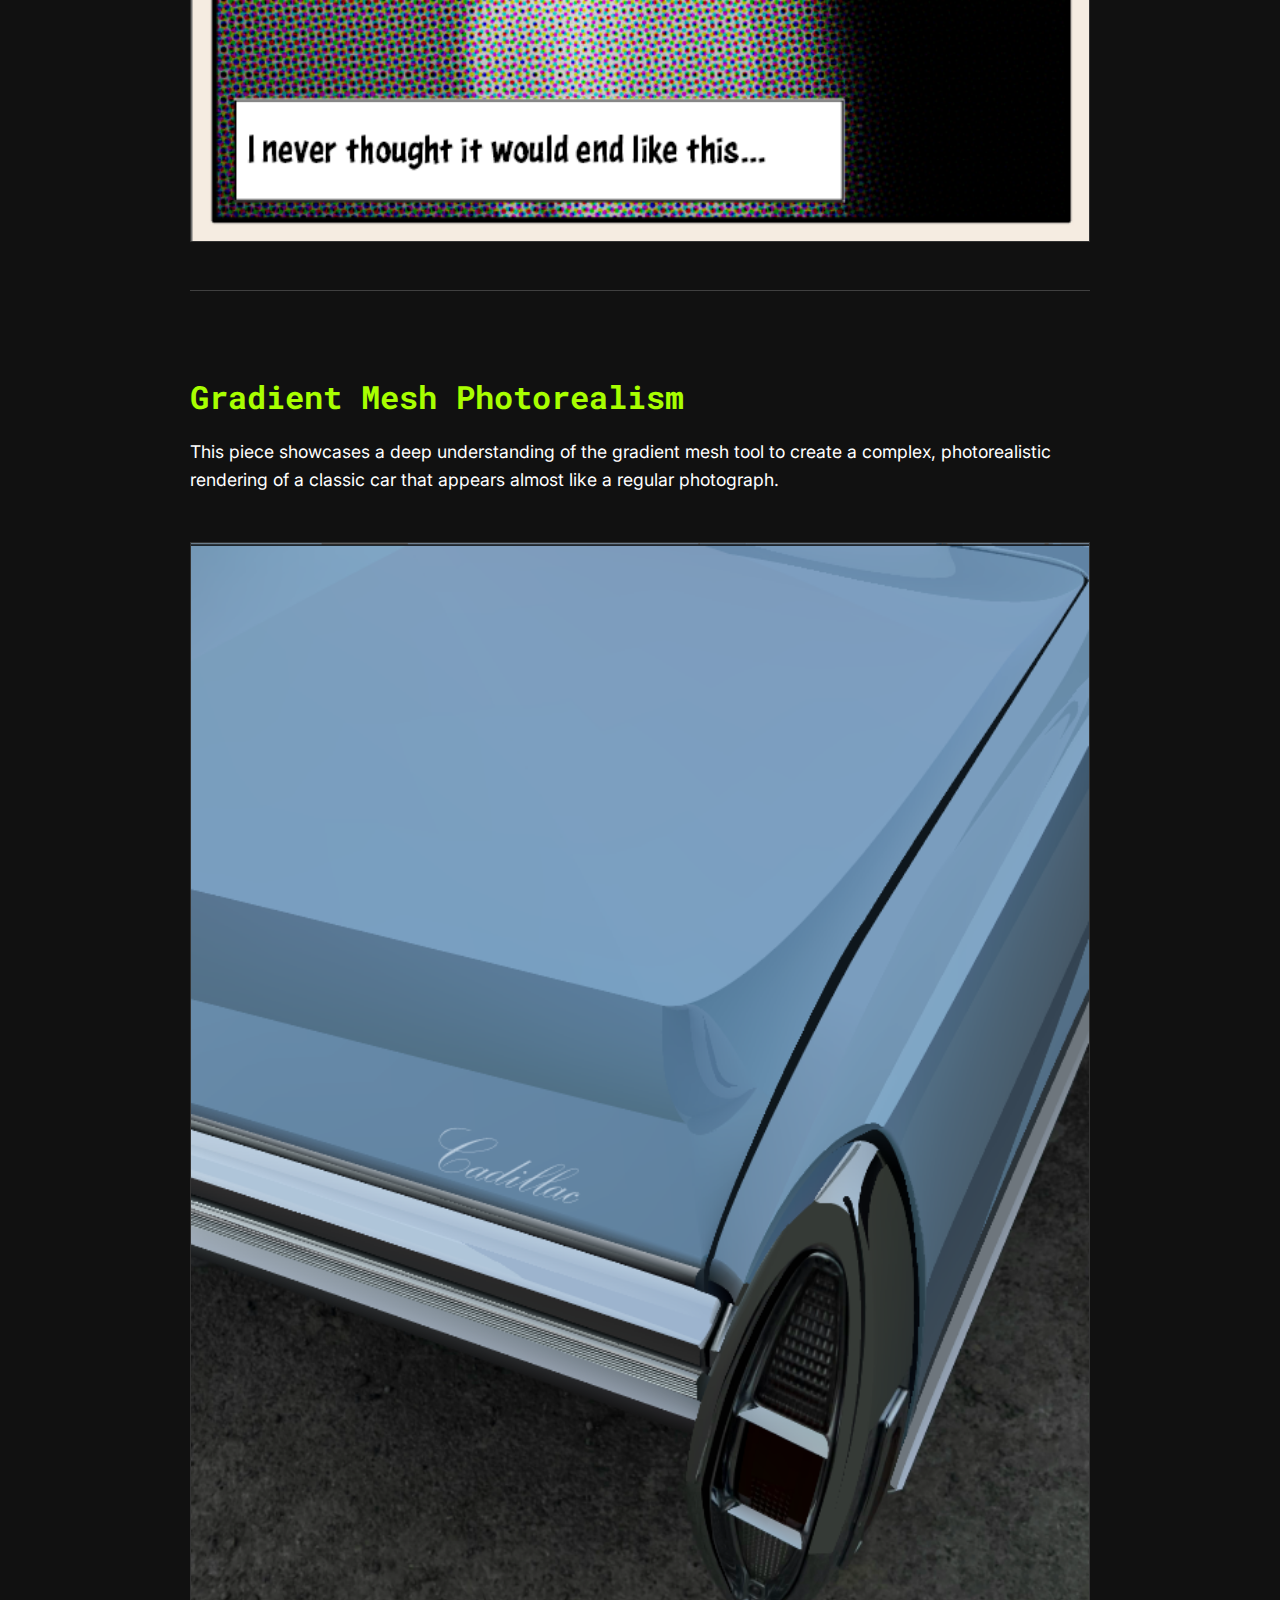
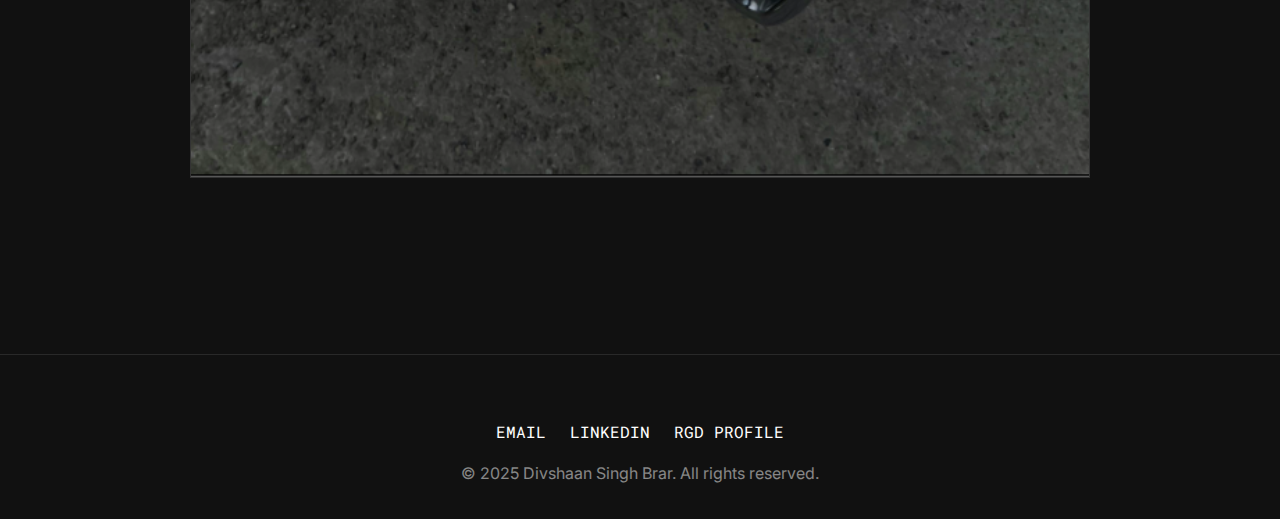
<file: photoshop.html>
<!DOCTYPE html>
<html lang="en">
<head>
  <meta charset="UTF-8" />
  <meta name="viewport" content="width=device-width, initial-scale=1.0" />
  <title>Photoshop - Divshaan Singh Brar</title>
  <meta name="description" content="Photoshop work: photo-to-comic transformation and gradient mesh car render." />
  <meta property="og:title" content="Photoshop — Divshaan Singh Brar" />
  <meta property="og:description" content="Comic-book photo effect and gradient mesh photorealism." />
  <meta property="og:type" content="website" />
  <meta property="og:url" content="https://divshaan.github.io/photoshop.html" />
  <link rel="canonical" href="https://divshaan.github.io/photoshop.html" />
  <link rel="stylesheet" href="style.css" />
  <link rel="preconnect" href="https://fonts.googleapis.com" />
  <link rel="preconnect" href="https://fonts.gstatic.com" crossorigin />
  <link href="https://fonts.googleapis.com/css2?family=Inter:wght@400;700&family=Roboto+Mono:wght@400;700&display=swap" rel="stylesheet" />
  <!-- Favicon (from Illustrations first image) -->
<link rel="icon" href="/111.jpg" type="image/jpeg">
<link rel="apple-touch-icon" href="/111.jpg">

<!-- Site theme color -->
<meta name="theme-color" content="#111111">

<!-- Social preview image (from Photoshop first image) -->
<meta property="og:image" content="https://divshaan.github.io/102.png">
<meta property="og:image:type" content="image/png">
<meta property="og:image:alt" content="Stylized comic-book effect image from Photoshop project">
<meta name="twitter:card" content="summary_large_image">

</head>
<body>
  <a class="visually-hidden-focusable" href="#main">Skip to content</a>
  <div id="page-transition-overlay"></div>

  <header class="main-header">
    <div class="logo">DSB</div>
    <nav aria-label="Primary">
      <a href="index.html">HOME</a>
      <a href="work.html">WORK</a>
      <a href="about.html">ABOUT</a>
      <a href="contact.html">CONTACT</a>
    </nav>
  </header>

  <main id="main">
    <section class="page-section">
      <h2>&lt;Photoshop /&gt;</h2>

      <div class="project-detail-showcase">
        <h3>Photo to Comic Transformation</h3>
        <p class="project-description">
          This project demonstrates image manipulation skills by editing a photograph to replicate the distinct aesthetic of a stylized comic book panel.
        </p>
        <div class="single-image-container">
          <img loading="lazy" decoding="async" src="./102.png" alt="Comic Book Effect">
        </div>
      </div>

      <div class="project-detail-showcase">
        <h3>Gradient Mesh Photorealism</h3>
        <p class="project-description">
          This piece showcases a deep understanding of the gradient mesh tool to create a complex, photorealistic rendering of a classic car that appears almost like a regular photograph.
        </p>
        <div class="single-image-container">
          <img loading="lazy" decoding="async" src="./666.png" alt="Gradient Mesh Car">
        </div>
      </div>

    </section>
  </main>

  <footer>
    <div class="footer-links">
      <a href="mailto:singhbrardivshaan@gmail.com">EMAIL</a>
      <a href="https://www.linkedin.com/in/divshaan-singh-brar-038b97251" target="_blank" rel="noopener">LINKEDIN</a>
      <a href="https://rgd.ca/members/profile/241008117" target="_blank" rel="noopener">RGD PROFILE</a>
    </div>
    <p>&copy; 2025 Divshaan Singh Brar. All rights reserved.</p>
  </footer>

  <script src="script.js"></script>
</body>
</html>
</file>
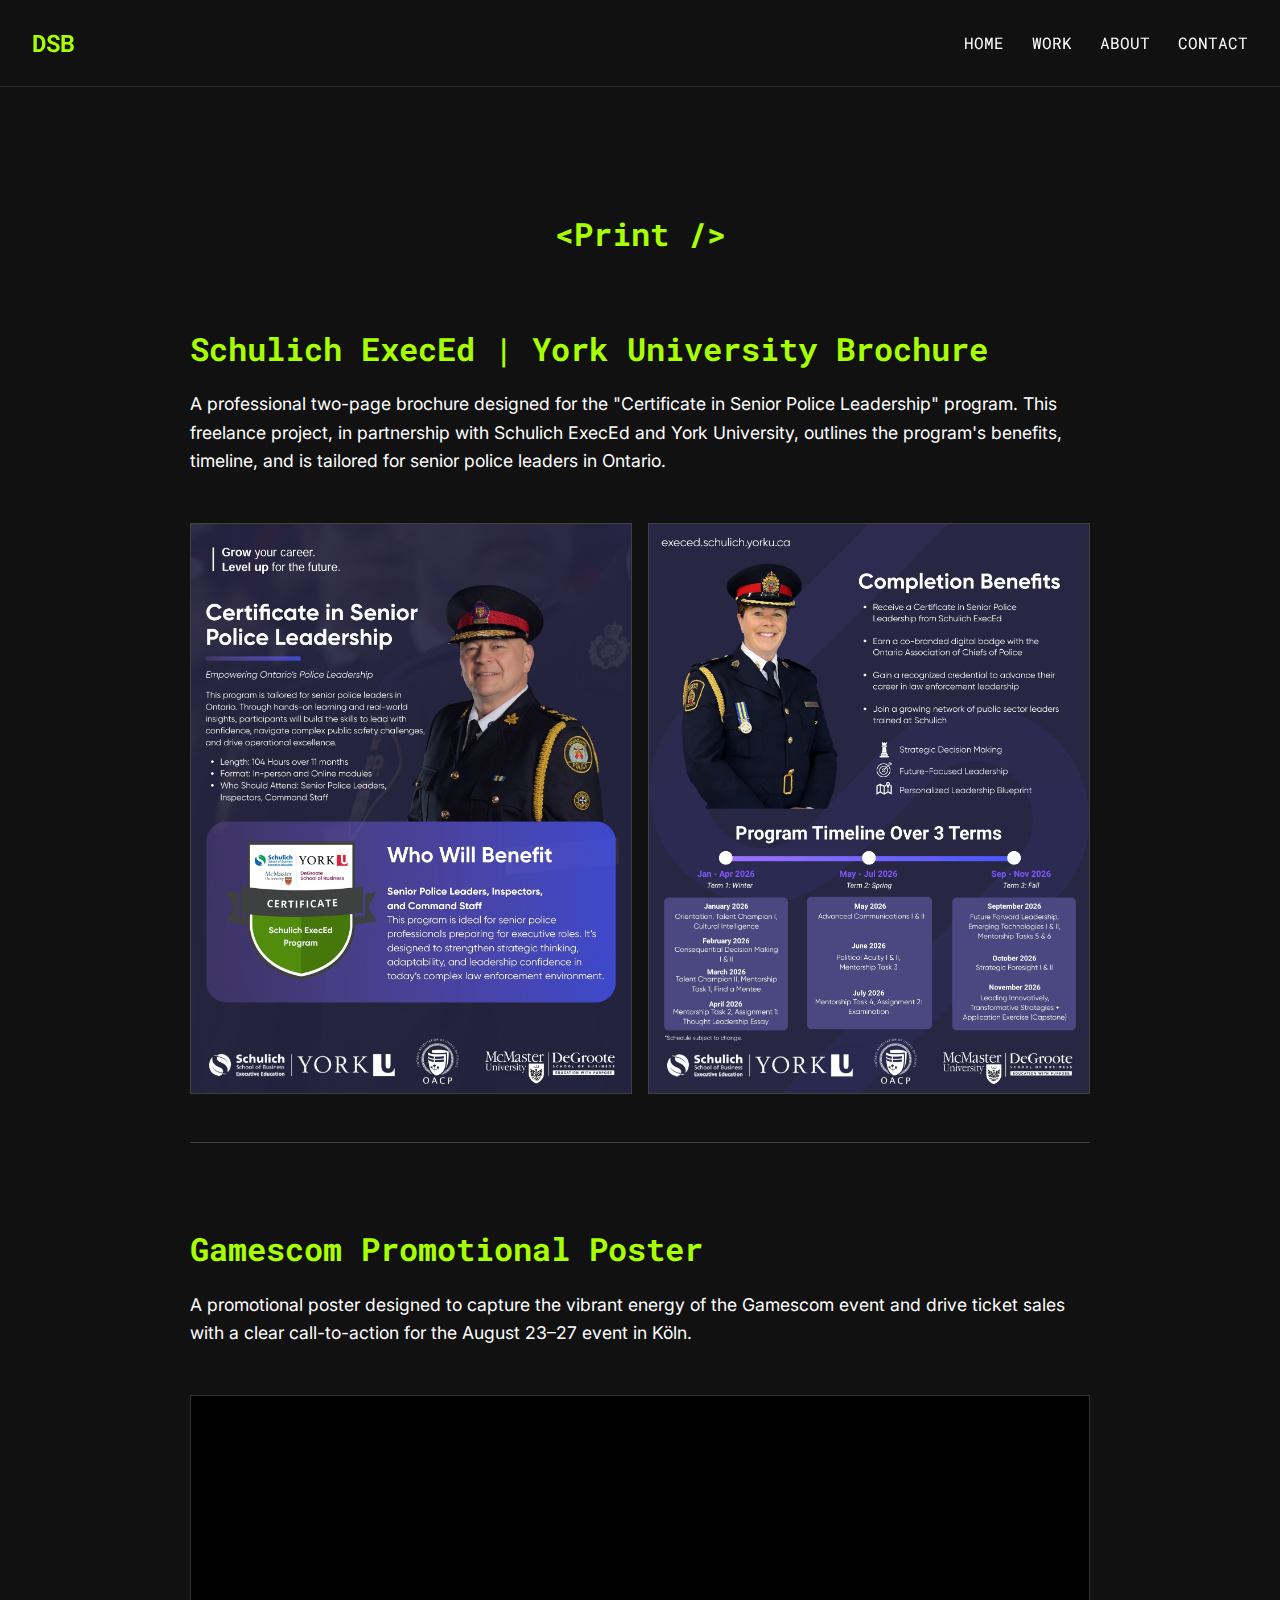
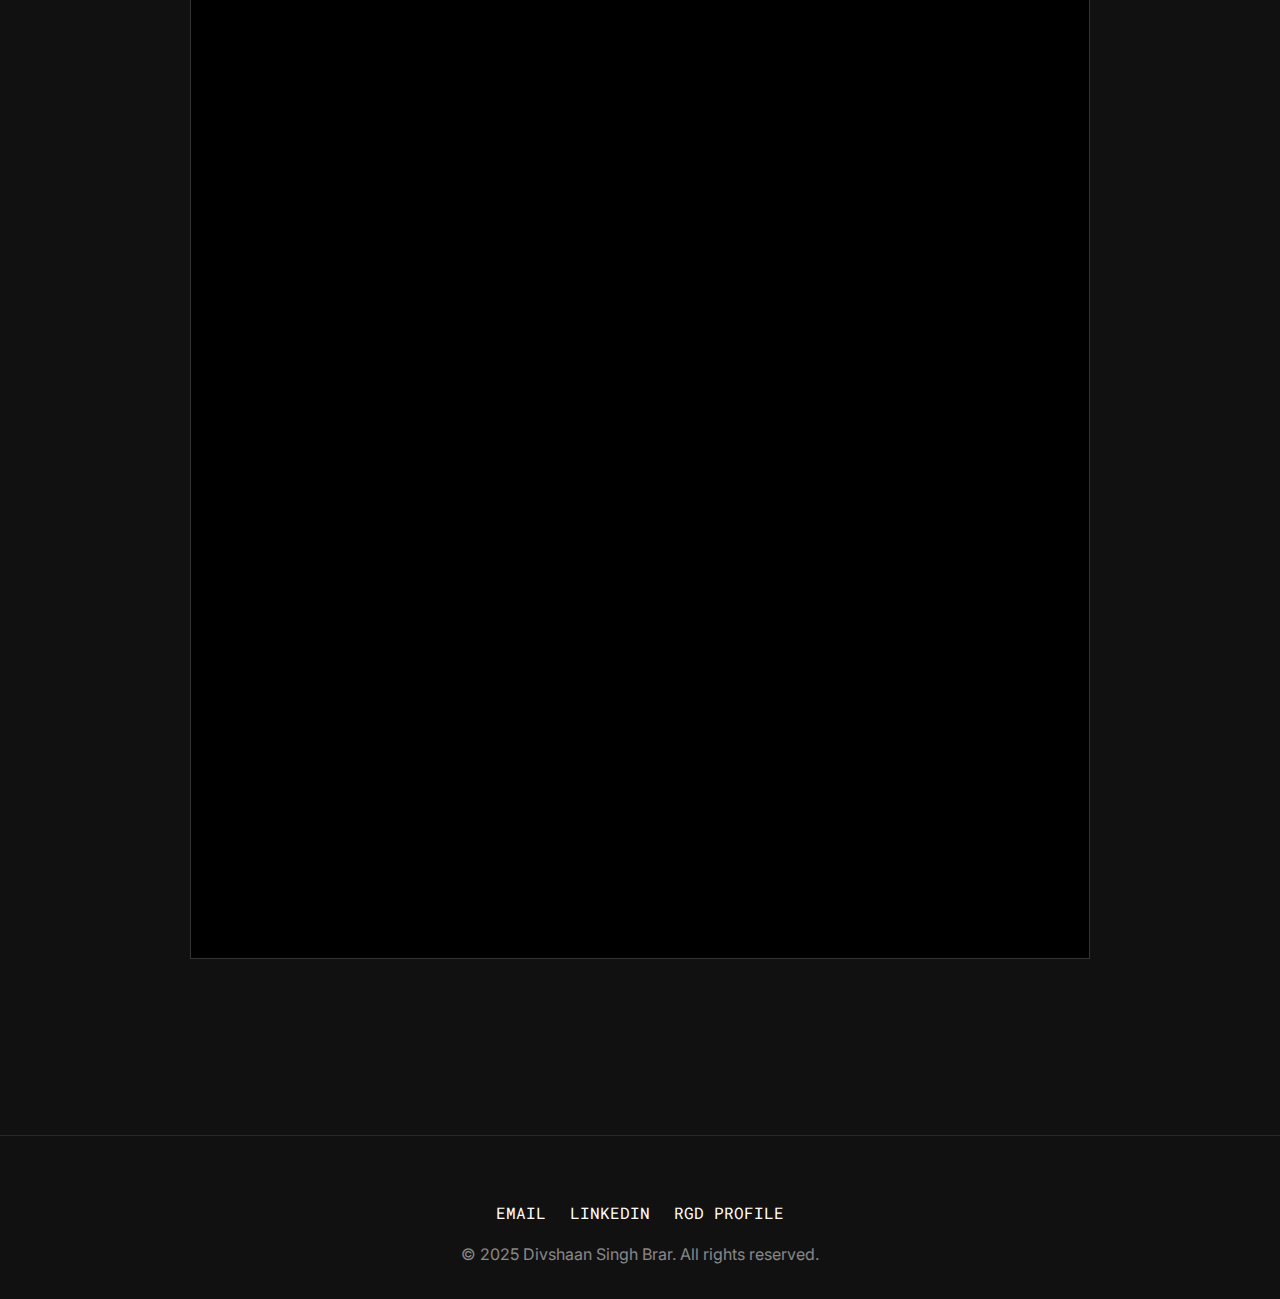
<file: print.html>
<!DOCTYPE html>
<html lang="en">
<head>
  <meta charset="UTF-8" />
  <meta name="viewport" content="width=device-width, initial-scale=1.0" />
  <title>Print - Divshaan Singh Brar</title>
  <meta name="description" content="Print design projects by Divshaan Singh Brar: York University brochure and Gamescom poster." />
  <meta property="og:title" content="Print — Divshaan Singh Brar" />
  <meta property="og:description" content="York University brochure and Gamescom poster in the print portfolio." />
  <meta property="og:type" content="website" />
  <meta property="og:url" content="https://divshaan.github.io/print.html" />
  <link rel="canonical" href="https://divshaan.github.io/print.html" />
  <link rel="stylesheet" href="style.css" />
  <link rel="preconnect" href="https://fonts.googleapis.com" />
  <link rel="preconnect" href="https://fonts.gstatic.com" crossorigin />
  <link href="https://fonts.googleapis.com/css2?family=Inter:wght@400;700&family=Roboto+Mono:wght@400;700&display=swap" rel="stylesheet" />
  <!-- Favicon (from Illustrations first image) -->
<link rel="icon" href="/111.jpg" type="image/jpeg">
<link rel="apple-touch-icon" href="/111.jpg">

<!-- Site theme color -->
<meta name="theme-color" content="#111111">

<!-- Social preview image (from Photoshop first image) -->
<meta property="og:image" content="https://divshaan.github.io/102.png">
<meta property="og:image:type" content="image/png">
<meta property="og:image:alt" content="Stylized comic-book effect image from Photoshop project">
<meta name="twitter:card" content="summary_large_image">

</head>
<body>
  <a class="visually-hidden-focusable" href="#main">Skip to content</a>
  <div id="page-transition-overlay"></div>

  <header class="main-header">
    <div class="logo">DSB</div>
    <nav aria-label="Primary">
      <a href="index.html">HOME</a>
      <a href="work.html">WORK</a>
      <a href="about.html">ABOUT</a>
      <a href="contact.html">CONTACT</a>
    </nav>
  </header>

  <main id="main">
    <section class="page-section">
      <h2>&lt;Print /&gt;</h2>

      <div class="project-detail-showcase">
        <h3>Schulich ExecEd | York University Brochure</h3>
        <p class="project-description">
          A professional two-page brochure designed for the "Certificate in Senior Police Leadership" program. This freelance project, in partnership with Schulich ExecEd and York University, outlines the program's benefits, timeline, and is tailored for senior police leaders in Ontario.
        </p>
        <div class="image-gallery-grid">
          <div class="gallery-grid-item">
            <img loading="lazy" decoding="async" src="./Front.jpg" alt="Brochure Front">
          </div>
          <div class="gallery-grid-item">
            <img loading="lazy" decoding="async" src="./Back.jpg" alt="Brochure Back">
          </div>
        </div>
      </div>

      <div class="project-detail-showcase">
        <h3>Gamescom Promotional Poster</h3>
        <p class="project-description">
          A promotional poster designed to capture the vibrant energy of the Gamescom event and drive ticket sales with a clear call-to-action for the August 23–27 event in Köln.
        </p>
        <div class="single-image-container">
          <img loading="lazy" decoding="async" src="./poster.png" alt="Gamescom Poster">
        </div>
      </div>

    </section>
  </main>

  <footer>
    <div class="footer-links">
      <a href="mailto:singhbrardivshaan@gmail.com">EMAIL</a>
      <a href="https://www.linkedin.com/in/divshaan-singh-brar-038b97251" target="_blank" rel="noopener">LINKEDIN</a>
      <a href="https://rgd.ca/members/profile/241008117" target="_blank" rel="noopener">RGD PROFILE</a>
    </div>
    <p>&copy; 2025 Divshaan Singh Brar. All rights reserved.</p>
  </footer>

  <script src="script.js"></script>
</body>
</html>
</file>
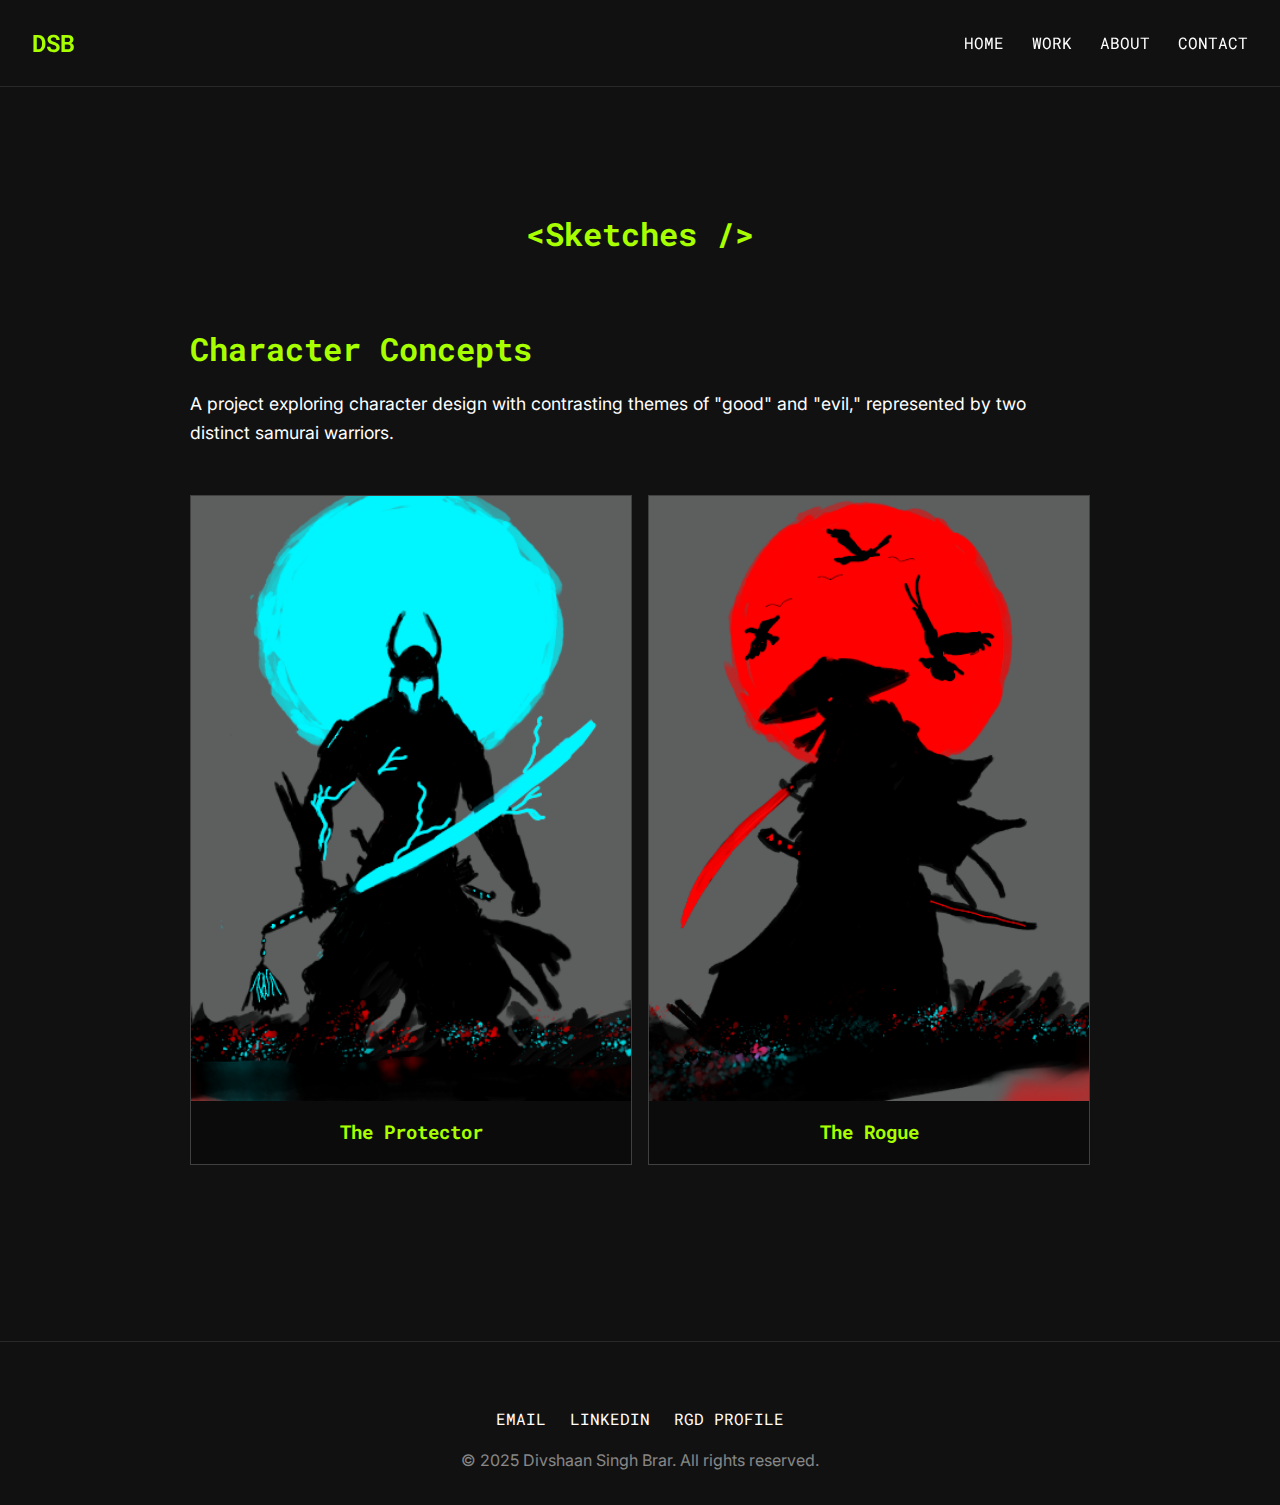
<file: sketches.html>
<!DOCTYPE html>
<html lang="en">
<head>
  <meta charset="UTF-8" />
  <meta name="viewport" content="width=device-width, initial-scale=1.0" />
  <title>Sketches - Divshaan Singh Brar</title>
  <meta name="description" content="Character concept sketches exploring good vs. evil through two samurai: The Protector and The Rogue." />
  <meta property="og:title" content="Sketches — Divshaan Singh Brar" />
  <meta property="og:description" content="Character design studies: The Protector and The Rogue." />
  <meta property="og:type" content="website" />
  <meta property="og:url" content="https://divshaan.github.io/sketches.html" />
  <link rel="canonical" href="https://divshaan.github.io/sketches.html" />
  <link rel="stylesheet" href="style.css" />
  <link rel="preconnect" href="https://fonts.googleapis.com" />
  <link rel="preconnect" href="https://fonts.gstatic.com" crossorigin />
  <link href="https://fonts.googleapis.com/css2?family=Inter:wght@400;700&family=Roboto+Mono:wght@400;700&display=swap" rel="stylesheet" />
</head>
<body>
  <a class="visually-hidden-focusable" href="#main">Skip to content</a>
  <div id="page-transition-overlay"></div>

  <header class="main-header">
    <div class="logo">DSB</div>
    <nav aria-label="Primary">
      <a href="index.html">HOME</a>
      <a href="work.html">WORK</a>
      <a href="about.html">ABOUT</a>
      <a href="contact.html">CONTACT</a>
    </nav>
  </header>

  <main id="main">
    <section class="page-section">
      <h2>&lt;Sketches /&gt;</h2>
      <div class="project-detail-showcase">
        <h3>Character Concepts</h3>
        <p class="project-description">
          A project exploring character design with contrasting themes of "good" and "evil," represented by two distinct samurai warriors.
        </p>
        <div class="image-gallery-grid">
          <div class="gallery-grid-item">
            <img loading="lazy" decoding="async" src="./888.png" alt="Good Guy Samurai — The Protector">
            <h4 class="image-title">The Protector</h4>
          </div>
          <div class="gallery-grid-item">
            <img loading="lazy" decoding="async" src="./777.png" alt="Bad Guy Samurai — The Rogue">
            <h4 class="image-title">The Rogue</h4>
          </div>
        </div>
      </div>
    </section>
  </main>

  <footer>
    <div class="footer-links">
      <a href="mailto:singhbrardivshaan@gmail.com">EMAIL</a>
      <a href="https://www.linkedin.com/in/divshaan-singh-brar-038b97251" target="_blank" rel="noopener">LINKEDIN</a>
      <a href="https://rgd.ca/members/profile/241008117" target="_blank" rel="noopener">RGD PROFILE</a>
    </div>
    <p>&copy; 2025 Divshaan Singh Brar. All rights reserved.</p>
  </footer>

  <script src="script.js"></script>
</body>
</html>
</file>
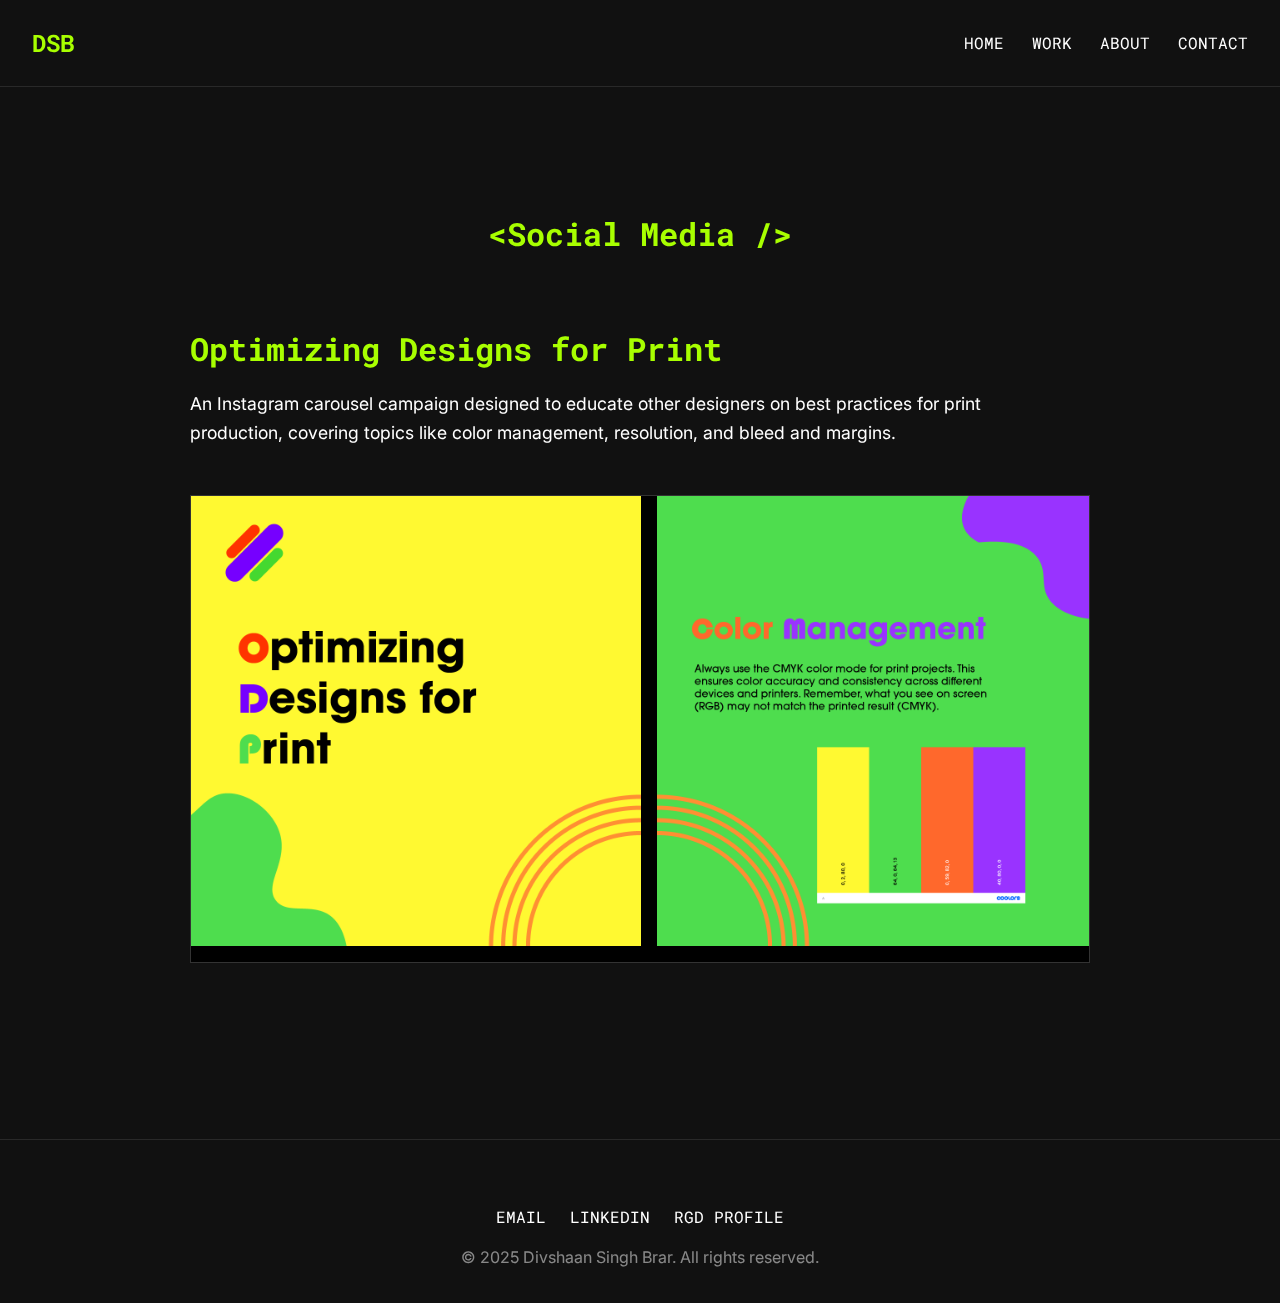
<file: social-media.html>
<!DOCTYPE html>
<html lang="en">
<head>
  <meta charset="UTF-8" />
  <meta name="viewport" content="width=device-width, initial-scale=1.0" />
  <title>Social Media - Divshaan Singh Brar</title>
  <meta name="description" content="Instagram carousel: Optimizing Designs for Print — color, resolution, bleed & margins." />
  <meta property="og:title" content="Social Media — Divshaan Singh Brar" />
  <meta property="og:description" content="Instagram carousel campaign teaching best practices for print production." />
  <meta property="og:type" content="website" />
  <meta property="og:url" content="https://divshaan.github.io/social-media.html" />
  <!-- Favicon (from Illustrations first image) -->
<link rel="icon" href="/111.jpg" type="image/jpeg">
<link rel="apple-touch-icon" href="/111.jpg">

<!-- Site theme color -->
<meta name="theme-color" content="#111111">

<!-- Social preview image (from Photoshop first image) -->
<meta property="og:image" content="https://divshaan.github.io/102.png">
<meta property="og:image:type" content="image/png">
<meta property="og:image:alt" content="Stylized comic-book effect image from Photoshop project">
<meta name="twitter:card" content="summary_large_image">

  <link rel="canonical" href="https://divshaan.github.io/social-media.html" />
  <link rel="stylesheet" href="style.css" />
  <link rel="preconnect" href="https://fonts.googleapis.com" />
  <link rel="preconnect" href="https://fonts.gstatic.com" crossorigin />
  <link href="https://fonts.googleapis.com/css2?family=Inter:wght@400;700&family=Roboto+Mono:wght@400;700&display=swap" rel="stylesheet" />
</head>
<body>
  <a class="visually-hidden-focusable" href="#main">Skip to content</a>
  <div id="page-transition-overlay"></div>

  <header class="main-header">
    <div class="logo">DSB</div>
    <nav aria-label="Primary">
      <a href="index.html">HOME</a>
      <a href="work.html">WORK</a>
      <a href="about.html">ABOUT</a>
      <a href="contact.html">CONTACT</a>
    </nav>
  </header>

  <main id="main">
    <section class="page-section">
      <h2>&lt;Social Media /&gt;</h2>
      <div class="project-detail-showcase">
        <h3>Optimizing Designs for Print</h3>
        <p class="project-description">
          An Instagram carousel campaign designed to educate other designers on best practices for print production, covering topics like color management, resolution, and bleed and margins.
        </p>
        <div class="carousel-container">
          <div class="carousel-item"><img loading="lazy" decoding="async" src="./Artboard1.png" alt="Optimizing Designs for Print - Slide 1"></div>
          <div class="carousel-item"><img loading="lazy" decoding="async" src="./Artboard2.png" alt="Optimizing Designs for Print - Slide 2"></div>
          <div class="carousel-item"><img loading="lazy" decoding="async" src="./Artboard3.png" alt="Optimizing Designs for Print - Slide 3"></div>
          <div class="carousel-item"><img loading="lazy" decoding="async" src="./Artboard4.png" alt="Optimizing Designs for Print - Slide 4"></div>
          <div class="carousel-item"><img loading="lazy" decoding="async" src="./Artboard5.png" alt="Optimizing Designs for Print - Slide 5"></div>
        </div>
      </div>
    </section>
  </main>

  <footer>
    <div class="footer-links">
      <a href="mailto:singhbrardivshaan@gmail.com">EMAIL</a>
      <a href="https://www.linkedin.com/in/divshaan-singh-brar-038b97251" target="_blank" rel="noopener">LINKEDIN</a>
      <a href="https://rgd.ca/members/profile/241008117" target="_blank" rel="noopener">RGD PROFILE</a>
    </div>
    <p>&copy; 2025 Divshaan Singh Brar. All rights reserved.</p>
  </footer>

  <script src="script.js"></script>
</body>
</html>
</file>
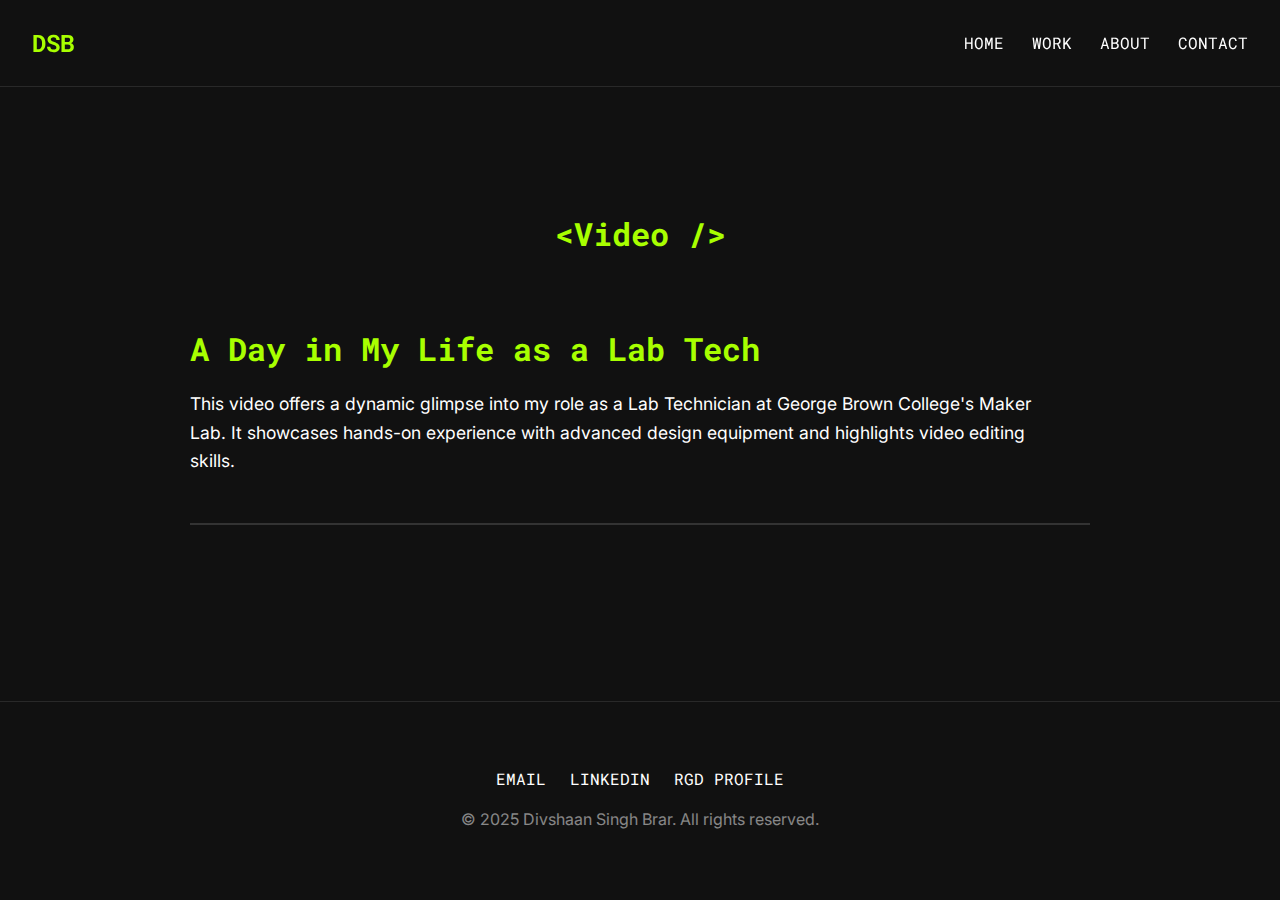
<file: video.html>
<!DOCTYPE html>
<html lang="en">
<head>
  <meta charset="UTF-8" />
  <meta name="viewport" content="width=device-width, initial-scale=1.0" />
  <title>Video - Divshaan Singh Brar</title>
  <meta name="description" content="A day in the life of a lab technician—showcasing production equipment and editing skills.">
  <meta property="og:title" content="Video — Divshaan Singh Brar" />
  <meta property="og:description" content="Maker lab vlog with custom video controls and editing." />
  <meta property="og:type" content="website" />
  <meta property="og:url" content="https://divshaan.github.io/video.html" />
  <!-- Favicon (from Illustrations first image) -->
<link rel="icon" href="/111.jpg" type="image/jpeg">
<link rel="apple-touch-icon" href="/111.jpg">

<!-- Site theme color -->
<meta name="theme-color" content="#111111">

<!-- Social preview image (from Photoshop first image) -->
<meta property="og:image" content="https://divshaan.github.io/102.png">
<meta property="og:image:type" content="image/png">
<meta property="og:image:alt" content="Stylized comic-book effect image from Photoshop project">
<meta name="twitter:card" content="summary_large_image">

  <link rel="canonical" href="https://divshaan.github.io/video.html" />
  <link rel="stylesheet" href="style.css" />
  <link rel="preconnect" href="https://fonts.googleapis.com" />
  <link rel="preconnect" href="https://fonts.gstatic.com" crossorigin />
  <link href="https://fonts.googleapis.com/css2?family=Inter:wght@400;700&family=Roboto+Mono:wght@400;700&display=swap" rel="stylesheet" />
</head>
<body>
  <a class="visually-hidden-focusable" href="#main">Skip to content</a>
  <div id="page-transition-overlay"></div>

  <header class="main-header">
    <div class="logo">DSB</div>
    <nav aria-label="Primary">
      <a href="index.html">HOME</a>
      <a href="work.html">WORK</a>
      <a href="about.html">ABOUT</a>
      <a href="contact.html">CONTACT</a>
    </nav>
  </header>

  <main id="main">
    <section class="page-section">
      <h2>&lt;Video /&gt;</h2>

      <div class="project-detail-showcase">
        <h3>A Day in My Life as a Lab Tech</h3>
        <p class="project-description">
          This video offers a dynamic glimpse into my role as a Lab Technician at George Brown College's Maker Lab. It showcases hands-on experience with advanced design equipment and highlights video editing skills.
        </p>

        <!-- Replace the URL below with your real YouTube watch link (or share link). -->
        <div class="video-player-wrapper">
          <div class="youtube-embed" data-youtube="https://www.youtube.com/watch?v=VIDEO_ID"></div>
        </div>

        <!-- If you also want a local MP4 fallback, keep your custom player below (optional):
        <div class="video-player-wrapper">
          <video class="custom-video-player" src="./vid1.mp4" preload="metadata" playsinline></video>
          <div class="custom-controls">
            <button id="play-pause-btn" class="control-btn play-btn" aria-label="Play/Pause"></button>
            <input type="range" id="progress-bar" class="progress-bar" value="0" min="0" max="100" aria-label="Seek">
            <div id="time-display" class="time-display" aria-live="off">00:00 / 00:00</div>
          </div>
        </div> -->
      </div>
    </section>
  </main>

  <footer>
    <div class="footer-links">
      <a href="mailto:singhbrardivshaan@gmail.com">EMAIL</a>
      <a href="https://www.linkedin.com/in/divshaan-singh-brar-038b97251" target="_blank" rel="noopener">LINKEDIN</a>
      <a href="https://rgd.ca/members/profile/241008117" target="_blank" rel="noopener">RGD PROFILE</a>
    </div>
    <p>&copy; 2025 Divshaan Singh Brar. All rights reserved.</p>
  </footer>

  <script src="script.js"></script>
</body>
</html>
</file>
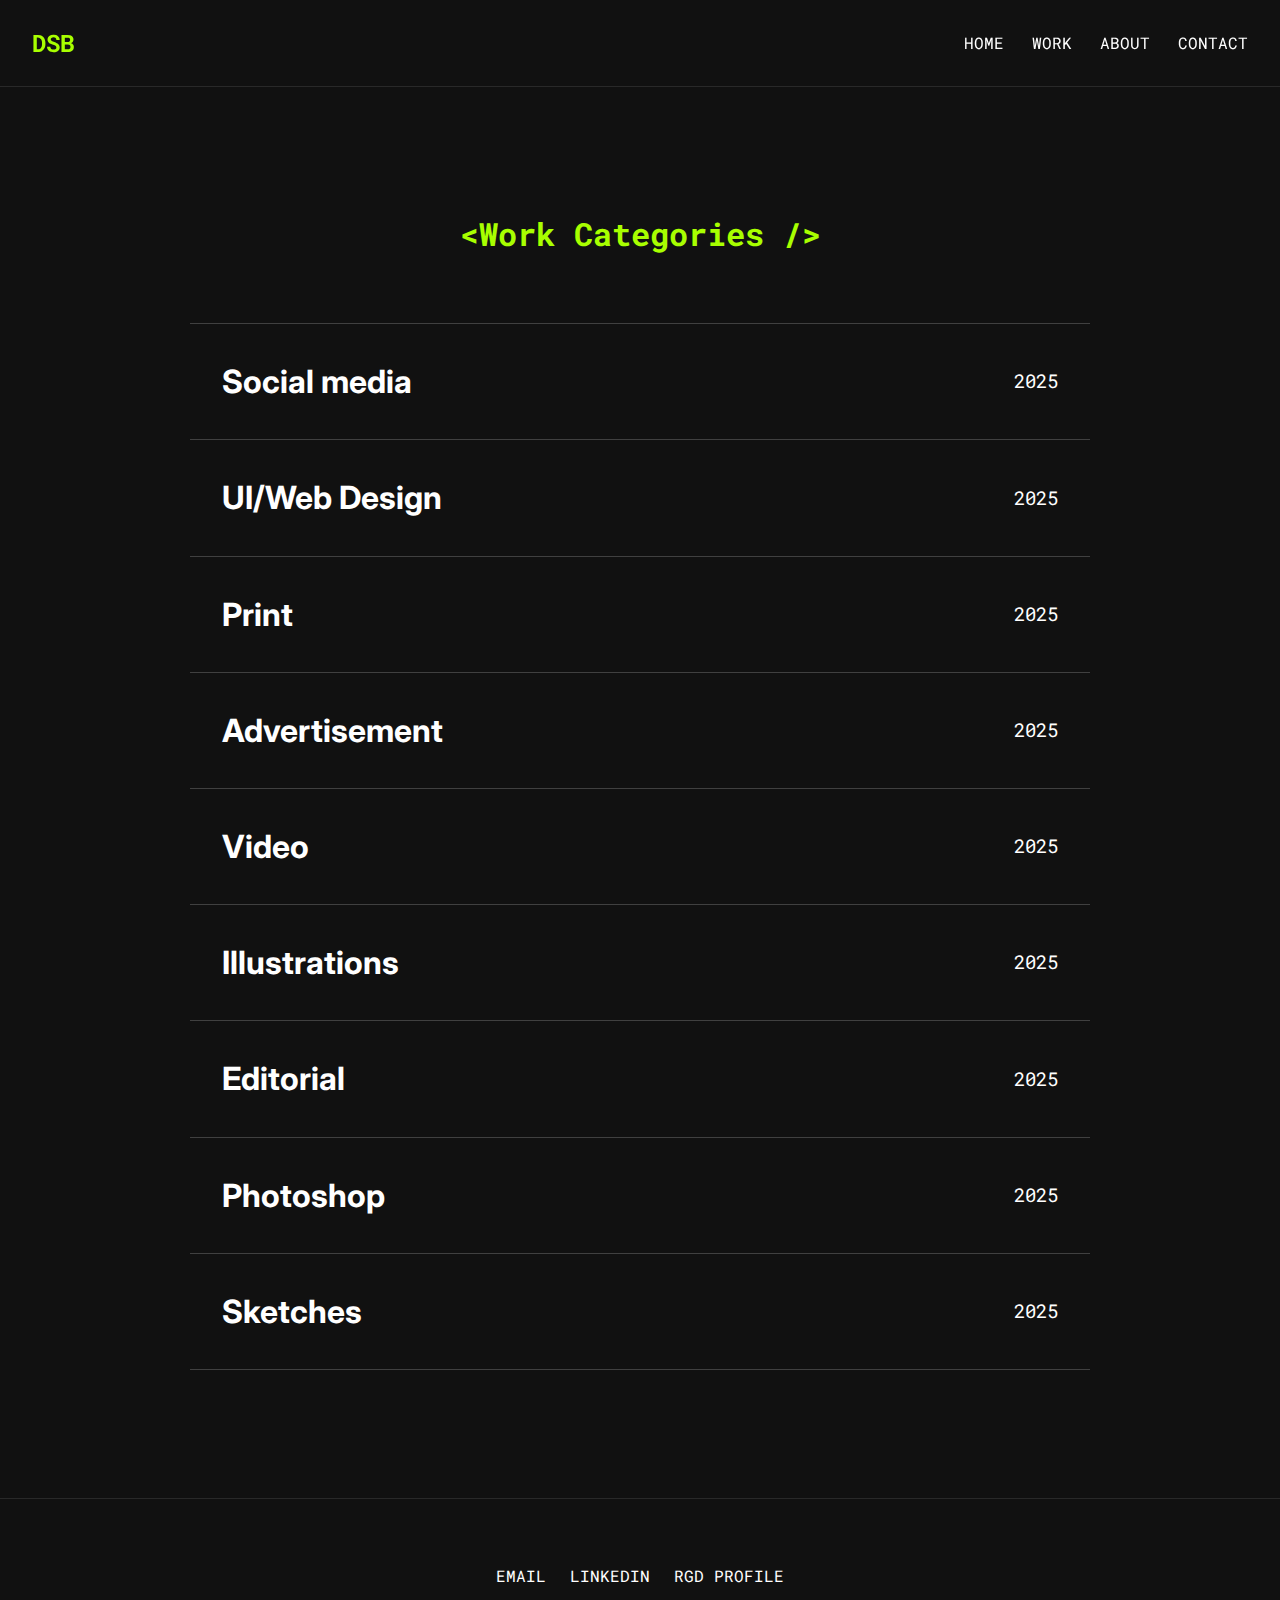
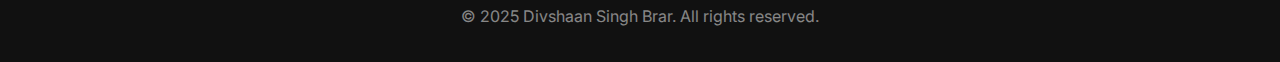
<file: work.html>
<!DOCTYPE html>
<html lang="en">
<head>
  <meta charset="UTF-8" />
  <meta name="viewport" content="width=device-width, initial-scale=1.0" />
  <title>Work - Divshaan Singh Brar</title>
  <meta name="description" content="Browse Divshaan Singh Brar’s work categories: Social Media, UI/Web, Print, Advertisement, Video, Illustrations, Editorial, Photoshop and Sketches.">
  <meta property="og:title" content="Work — Divshaan Singh Brar" />
  <meta property="og:description" content="Explore project categories across social, UI/Web, print, advertising, video, illustration, editorial and more." />
  <meta property="og:type" content="website" />
  <meta property="og:url" content="https://divshaan.github.io/work.html" />
  <link rel="canonical" href="https://divshaan.github.io/work.html" />
  <link rel="stylesheet" href="style.css" />
  <link rel="preconnect" href="https://fonts.googleapis.com" />
  <link rel="preconnect" href="https://fonts.gstatic.com" crossorigin />
  <link href="https://fonts.googleapis.com/css2?family=Inter:wght@400;700&family=Roboto+Mono:wght@400;700&display=swap" rel="stylesheet" />
</head>
<body>
  <a class="visually-hidden-focusable" href="#main">Skip to content</a>
  <div id="page-transition-overlay"></div>

  <header class="main-header">
    <div class="logo">DSB</div>
    <nav aria-label="Primary">
      <a href="index.html">HOME</a>
      <a href="work.html">WORK</a>
      <a href="about.html">ABOUT</a>
      <a href="contact.html">CONTACT</a>
    </nav>
  </header>

  <main id="main">
    <section class="page-section">
      <h2>&lt;Work Categories /&gt;</h2>
      <div class="category-list">
        <a href="social-media.html" class="category-item">
          <span class="category-title">Social media</span>
          <span class="category-year">2025</span>
        </a>
        <a href="ui-design.html" class="category-item">
          <span class="category-title">UI/Web Design</span>
          <span class="category-year">2025</span>
        </a>
        <a href="print.html" class="category-item">
          <span class="category-title">Print</span>
          <span class="category-year">2025</span>
        </a>
        <a href="advertisement.html" class="category-item">
          <span class="category-title">Advertisement</span>
          <span class="category-year">2025</span>
        </a>
        <a href="video.html" class="category-item">
          <span class="category-title">Video</span>
          <span class="category-year">2025</span>
        </a>
        <a href="illustrations.html" class="category-item">
          <span class="category-title">Illustrations</span>
          <span class="category-year">2025</span>
        </a>
        <a href="editorial.html" class="category-item">
          <span class="category-title">Editorial</span>
          <span class="category-year">2025</span>
        </a>
        <a href="photoshop.html" class="category-item">
          <span class="category-title">Photoshop</span>
          <span class="category-year">2025</span>
        </a>
        <a href="sketches.html" class="category-item">
          <span class="category-title">Sketches</span>
          <span class="category-year">2025</span>
        </a>
      </div>
    </section>
  </main>

  <footer>
    <div class="footer-links">
      <a href="mailto:singhbrardivshaan@gmail.com">EMAIL</a>
      <a href="https://www.linkedin.com/in/divshaan-singh-brar-038b97251" target="_blank" rel="noopener">LINKEDIN</a>
      <a href="https://rgd.ca/members/profile/241008117" target="_blank" rel="noopener">RGD PROFILE</a>
    </div>
    <p>&copy; 2025 Divshaan Singh Brar. All rights reserved.</p>
  </footer>

  <script src="script.js"></script>
</body>
</html>
</file>
<file: style.css>
:root {
    --background-color: #111111;
    --text-color: #FFFFFF;
    --accent-color: #A8FF00;
    --font-primary: 'Inter', sans-serif;
    --font-secondary: 'Roboto Mono', monospace;
}

/* Page Transition Styles */
#page-transition-overlay {
    position: fixed;
    top: 0;
    left: 0;
    width: 100%;
    height: 100vh;
    background-color: #111111;
    z-index: 9999;
    opacity: 0;
    pointer-events: none;
    transform: translate3d(0,0,0);
}
#page-transition-overlay.animate {
    opacity: 1;
    pointer-events: all;
    animation: glitch-jitter 0.7s steps(2, end) infinite;
}
#page-transition-overlay::before,
#page-transition-overlay::after {
    content: '';
    position: absolute;
    top: 0;
    left: 0;
    width: 100%;
    height: 100%;
    background: var(--background-color);
    visibility: hidden;
}
#page-transition-overlay.animate::before {
    visibility: visible;
    background: var(--accent-color);
    animation: glitch-clip-one 0.7s steps(3, end) infinite;
}
#page-transition-overlay.animate::after {
    visibility: visible;
    background: var(--text-color);
    animation: glitch-clip-two 0.7s steps(2, end) infinite reverse;
}
@keyframes glitch-jitter {
    0% { transform: translate(0, 0); }
    25% { transform: translate(2px, -2px); }
    50% { transform: translate(-2px, 2px); }
    75% { transform: translate(2px, 2px); }
    100% { transform: translate(-2px, -2px); }
}
@keyframes glitch-clip-one {
    0% { clip-path: polygon(0 2%, 100% 2%, 100% 5%, 0 5%); }
    20% { clip-path: polygon(0 75%, 100% 75%, 100% 75%, 0 75%); }
    40% { clip-path: polygon(0 50%, 100% 50%, 100% 52%, 0 52%); }
    60% { clip-path: polygon(0 25%, 100% 25%, 100% 25%, 0 25%); }
    80% { clip-path: polygon(0 1%, 100% 1%, 100% 2%, 0 2%); }
    100% { clip-path: polygon(0 90%, 100% 90%, 100% 95%, 0 95%); }
}
@keyframes glitch-clip-two {
    0% { clip-path: polygon(0 15%, 100% 15%, 100% 16%, 0 16%); }
    20% { clip-path: polygon(0 80%, 100% 80%, 100% 80%, 0 80%); }
    40% { clip-path: polygon(0 40%, 100% 40%, 100% 42%, 0 42%); }
    60% { clip-path: polygon(0 65%, 100% 65%, 100% 65%, 0 65%); }
    80% { clip-path: polygon(0 21%, 100% 21%, 100% 22%, 0 22%); }
    100% { clip-path: polygon(0 70%, 100% 70%, 100% 75%, 0 75%); }
}

* {
    box-sizing: border-box;
    margin: 0;
    padding: 0;
}

html {
    scroll-behavior: smooth;
}

body {
    background-color: var(--background-color);
    color: var(--text-color);
    font-family: var(--font-primary);
    line-height: 1.6;
}

.main-header {
    position: fixed;
    top: 0;
    left: 0;
    width: 100%;
    display: flex;
    justify-content: space-between;
    align-items: center;
    padding: 1.5rem 2rem;
    background-color: rgba(17, 17, 17, 0.8);
    backdrop-filter: blur(10px);
    border-bottom: 1px solid rgba(255, 255, 255, 0.1);
    z-index: 1000;
}

.logo {
    font-family: var(--font-secondary);
    font-weight: 700;
    font-size: 1.5rem;
    color: var(--accent-color);
}

nav a {
    color: var(--text-color);
    text-decoration: none;
    font-family: var(--font-secondary);
    margin-left: 1.5rem;
    transition: color 0.3s ease;
}

nav a:hover {
    color: var(--accent-color);
}

main {
    padding: 2rem;
    margin-top: 80px; /* Header height */
}

h1, h2, h3, h4 {
    font-family: var(--font-secondary);
    font-weight: 700;
}

.page-section {
    padding-top: 6rem;
    padding-bottom: 6rem;
    max-width: 900px;
    margin: 0 auto;
}

.page-section h2 {
    text-align: center;
    margin-bottom: 4rem;
    color: var(--accent-color);
    font-size: 2rem;
}

/* Hero Section */
.hero {
    height: 80vh;
    display: flex;
    flex-direction: column;
    justify-content: center;
    align-items: center;
    text-align: center;
    border-bottom: 1px solid rgba(255, 255, 255, 0.1);
}

.hero h1 {
    font-size: 5vw; /* Responsive font size */
    color: var(--text-color);
    margin: 0;
}

.hero .subtitle {
    font-size: 1.2rem;
    color: var(--text-color);
    max-width: 600px;
    margin-top: 1rem;
}

/* Work Section on Homepage */
.work-section {
    padding: 6rem 0;
}
.project-grid {
    display: grid;
    grid-template-columns: 1fr;
    gap: 4rem;
}
.project-card {
    border: 1px solid rgba(255, 255, 255, 0.2);
    transition: all 0.3s ease;
}
.project-card.clickable {
    cursor: pointer;
}
.project-card.clickable:hover {
    border-color: var(--accent-color);
    transform: translateY(-5px);
}
.project-image {
    aspect-ratio: 21 / 9;
    overflow: hidden;
    position: relative; 
    background-color: #000;
}
.project-image img {
    width: 100%;
    height: 100%;
    object-fit: cover;
    object-position: center;
    filter: grayscale(100%); 
    transition: filter 0.4s ease;
}
.project-card:hover .project-image img {
    filter: grayscale(0%);
}
.project-info {
    padding: 2rem;
}
.project-info h3 {
    font-size: 1.5rem;
    color: var(--accent-color);
    margin-bottom: 1rem;
}
.btn-case-study {
    display: inline-block;
    margin-top: 1.5rem;
    padding: 0.75rem 1.5rem;
    border: 1px solid var(--accent-color);
    color: var(--accent-color);
    text-decoration: none;
    font-family: var(--font-secondary);
    transition: background-color 0.3s ease, color 0.3s ease;
}
.btn-case-study:hover {
    background-color: var(--accent-color);
    color: var(--background-color);
}
.view-all-work-container {
    text-align: center;
    margin-top: 4rem;
}

/* Slider Styles */
.slider-container {
    width: 100%;
    height: 100%;
    position: relative;
}
.slider-container .slide {
    display: none;
    width: 100%;
    height: 100%;
    position: absolute;
    top: 0;
    left: 0;
}
.slider-container .slide.active {
    display: block;
}
.slider-container .prev, .slider-container .next {
    cursor: pointer;
    position: absolute;
    top: 50%;
    width: auto;
    padding: 16px;
    margin-top: -22px;
    color: white;
    font-weight: bold;
    font-size: 20px;
    transition: 0.6s ease;
    border-radius: 0 3px 3px 0;
    user-select: none;
    background-color: rgba(0,0,0,0.3);
}
.slider-container .next {
    right: 0;
    border-radius: 3px 0 0 3px;
}
.slider-container .prev:hover, .slider-container .next:hover {
    background-color: rgba(0,0,0,0.8);
}

/* About Section on Homepage */
.about-section {
    padding: 6rem 0;
    border-top: 1px solid rgba(255, 255, 255, 0.1);
}
.about-content {
    display: grid;
    grid-template-columns: 1fr 2fr;
    gap: 3rem;
    align-items: center;
}
.about-photo img {
    width: 100%;
    max-width: 350px;
    height: auto;
    filter: grayscale(100%);
    border: 1px solid var(--accent-color);
}
.about-text h3 {
    font-size: 1.8rem;
    margin-bottom: 1rem;
}
.about-text p {
    font-size: 1.1rem;
    max-width: 800px;
}

/* Detailed About Page Styles */
.about-detailed {
    text-align: left;
}
.about-section-block {
    margin-bottom: 4rem;
}
.about-section-block h3 {
    color: var(--accent-color);
    margin-bottom: 1.5rem;
    font-size: 1.8rem;
    border-bottom: 1px solid rgba(255, 255, 255, 0.2);
    padding-bottom: 0.5rem;
}
.work-entry, .education-entry {
    margin-bottom: 2.5rem;
}
.work-entry h4, .education-entry h4 {
    font-size: 1.2rem;
    margin-bottom: 0.25rem;
}
.work-subheading {
    color: rgba(255, 255, 255, 0.6);
    margin-bottom: 1rem;
}
.work-entry ul {
    list-style: none;
    padding-left: 1.5rem;
}
.work-entry ul li {
    margin-bottom: 0.75rem;
    position: relative;
}
.work-entry ul li::before {
    content: '■';
    position: absolute;
    left: -1.5rem;
    color: var(--accent-color);
    font-size: 0.8rem;
}
.skills-grid {
    display: grid;
    grid-template-columns: repeat(auto-fit, minmax(300px, 1fr));
    gap: 2rem;
}
.skill-category h4 {
    font-size: 1.2rem;
    color: var(--accent-color);
    margin-bottom: 0.5rem;
}
.multi-column {
    display: grid;
    grid-template-columns: repeat(auto-fit, minmax(250px, 1fr));
    gap: 2rem;
}
.multi-column h3 {
    font-size: 1.5rem;
}

/* Skills Ticker */
.skills-ticker {
    margin-top: 5rem;
    width: 100vw;
    position: relative;
    left: 50%;
    transform: translateX(-50%);
    overflow: hidden;
    padding: 1rem 0;
    border-top: 1px solid rgba(255, 255, 255, 0.2);
    border-bottom: 1px solid rgba(255, 255, 255, 0.2);
}
.skills-track {
    display: flex;
    width: fit-content;
    animation: scroll 40s linear infinite;
}
.skills-track span {
    font-family: var(--font-secondary);
    font-size: 1.2rem;
    color: var(--text-color);
    margin: 0 2rem;
    white-space: nowrap;
}
@keyframes scroll {
    from { transform: translateX(0); }
    to { transform: translateX(-50%); }
}


/* Contact Section Styles */
.contact-section {
    padding: 6rem 0;
    text-align: center;
    border-top: 1px solid rgba(255, 255, 255, 0.1);
}
.contact-subheading,
#contact-cta p {
    margin-bottom: 2rem;
    font-size: 1.2rem;
    color: rgba(255, 255, 255, 0.8);
}
.contact-button {
    display: inline-block;
    padding: 1rem 2rem;
    border: 1px solid var(--accent-color);
    color: var(--accent-color);
    text-decoration: none;
    font-family: var(--font-secondary);
    font-size: 1rem;
    transition: background-color 0.3s ease, color 0.3s ease, border-color 0.3s ease;
}
.contact-button:hover {
    background-color: var(--accent-color);
    border-color: var(--accent-color);
    color: var(--background-color);
}
.primary-contact-buttons {
    display: flex;
    justify-content: center;
    gap: 1rem;
    flex-wrap: wrap;
}
.form-separator {
    border: 0;
    height: 1px;
    background-color: rgba(255, 255, 255, 0.1);
    margin: 4rem auto;
    width: 100%;
    max-width: 200px;
}
#contact-form {
    max-width: 600px;
    margin: 0 auto;
    text-align: left;
}
.form-group {
    margin-bottom: 1.5rem;
}
.form-group label {
    display: block;
    margin-bottom: 0.5rem;
    font-family: var(--font-secondary);
    color: rgba(255, 255, 255, 0.7);
}
.form-group input,
.form-group textarea {
    width: 100%;
    padding: 0.75rem;
    background-color: var(--background-color);
    border: 1px solid rgba(255, 255, 255, 0.2);
    color: var(--text-color);
    font-family: var(--font-primary);
    font-size: 1rem;
    transition: border-color 0.3s, box-shadow 0.3s;
}
.form-group input:focus,
.form-group textarea:focus {
    outline: none;
    border-color: var(--accent-color);
    box-shadow: 0 0 5px var(--accent-color);
}
.btn-submit {
    width: 100%;
    padding: 1rem;
    background-color: var(--accent-color);
    color: var(--background-color);
    border: none;
    font-family: var(--font-secondary);
    font-size: 1.2rem;
    font-weight: 700;
    cursor: pointer;
    transition: opacity 0.3s ease;
}
.btn-submit:hover {
    opacity: 0.85;
}


/* Footer Styles */
footer {
    text-align: center;
    padding: 4rem 2rem 2rem 2rem;
    color: rgba(255, 255, 255, 0.5);
    border-top: 1px solid rgba(255, 255, 255, 0.1);
}
.footer-links {
    margin-bottom: 1rem;
    display: flex;
    justify-content: center;
    gap: 1.5rem;
}
.footer-links a {
    color: var(--text-color);
    text-decoration: none;
    font-family: var(--font-secondary);
    transition: color 0.3s ease;
}
.footer-links a:hover {
    color: var(--accent-color);
}

/* Work Category Page Styles */
.category-list {
    border-top: 1px solid rgba(255, 255, 255, 0.2);
}
.category-item {
    display: flex;
    justify-content: space-between;
    align-items: center;
    padding: 2rem;
    border-bottom: 1px solid rgba(255, 255, 255, 0.2);
    text-decoration: none;
    color: var(--text-color);
    transition: background-color 0.3s ease, color 0.3s ease;
}
.category-item:hover {
    background-color: var(--accent-color);
    color: var(--background-color);
}
.category-title {
    font-size: 2rem;
    font-weight: 700;
}
.category-year {
    font-family: var(--font-secondary);
    font-size: 1.2rem;
}

/* Editorial Detail Page Styles */
.project-detail-showcase {
    margin-bottom: 5rem;
    border-bottom: 1px solid rgba(255, 255, 255, 0.2);
    padding-bottom: 3rem;
}
.project-detail-showcase:last-child {
    border-bottom: none;
    margin-bottom: 0;
}
.project-detail-showcase h3 {
    font-size: 2rem;
    color: var(--accent-color);
    margin-bottom: 1rem;
}
.project-description {
    font-size: 1.1rem;
    max-width: 80ch;
    margin-bottom: 3rem;
}
.image-gallery-grid {
    display: grid;
    grid-template-columns: repeat(2, 1fr);
    gap: 1rem;
    align-items: start;
}
.gallery-grid-item {
    border: 1px solid rgba(255, 255, 255, 0.2);
    overflow: hidden;
}
.gallery-grid-item.span-2 {
    grid-column: span 2;
}
.gallery-grid-item.centered-single {
    grid-column: span 2;
    display: flex;
    justify-content: center;
}
.gallery-grid-item.centered-single img {
    width: 50%;
    height: auto;
}
.gallery-grid-item img {
    width: 100%;
    height: 100%;
    object-fit: cover;
    display: block; 
}


/* Modal Styles */
.modal {
    display: none;
    position: fixed;
    z-index: 2000;
    left: 0;
    top: 0;
    width: 100%;
    height: 100%;
    background-color: rgba(0,0,0,0.9);
    backdrop-filter: blur(8px);
    -webkit-backdrop-filter: blur(8px);
}
.modal.active {
    display: flex;
    justify-content: center;
    align-items: center;
    animation: modal-bg-fade-in 0.3s;
}
.modal-content {
    background-color: var(--background-color);
    padding: 2rem;
    border: 1px solid rgba(255, 255, 255, 0.2);
    width: 90%;
    max-width: 1200px;
    max-height: 90vh;
    position: relative;
    animation: modal-content-fade-in 0.4s ease-out;
    display: flex;
    flex-direction: column;
}
@keyframes modal-bg-fade-in { from { opacity: 0; } to { opacity: 1; } }
@keyframes modal-content-fade-in { from { opacity: 0; transform: scale(0.95); } to { opacity: 1; transform: scale(1); } }
.modal-close {
    color: #aaa;
    position: absolute;
    top: 10px;
    right: 25px;
    font-size: 35px;
    font-weight: bold;
    cursor: pointer;
    transition: color 0.3s ease;
    z-index: 2010;
}
.modal-close:hover { color: var(--accent-color); }
.modal-content h3 {
    font-size: 1.5rem;
    color: var(--accent-color);
    margin-bottom: 0.5rem;
}
.modal-content p {
    margin-bottom: 1.5rem;
    font-size: 1rem;
    color: rgba(255,255,255,0.8);
}
.modal-slider-container {
    flex-grow: 1;
    position: relative;
    background-color: #000;
}
.modal-slider-container .slide img {
    width: 100%;
    height: 100%;
    object-fit: contain;
    filter: none;
}


/* Responsive Adjustments */
@media (max-width: 768px) {
    main {
        padding: 1rem;
    }
    .about-content {
        grid-template-columns: 1fr;
        text-align: center;
    }
    .about-photo {
        margin: 0 auto 2rem auto;
    }
    .hero h1 {
        font-size: 10vw;
    }
    .about-detailed {
        text-align: center;
    }
    .work-entry ul {
        padding-left: 0;
        text-align: left;
    }
    .work-entry ul li::before {
        display: none; /* Hide pseudo-elements on mobile for cleaner look */
    }
    .category-title {
        font-size: 1.5rem;
    }
}

:root {
    --background-color: #111111;
    --text-color: #FFFFFF;
    --accent-color: #A8FF00;
    --font-primary: 'Inter', sans-serif;
    --font-secondary: 'Roboto Mono', monospace;
}
/* Page Transition Styles */
#page-transition-overlay { position: fixed; top: 0; left: 0; width: 100%; height: 100vh; background-color: #111111; z-index: 9999; opacity: 0; pointer-events: none; transform: translate3d(0,0,0); }
#page-transition-overlay.animate { opacity: 1; pointer-events: all; animation: glitch-jitter 0.7s steps(2, end) infinite; }
#page-transition-overlay::before, #page-transition-overlay::after { content: ''; position: absolute; top: 0; left: 0; width: 100%; height: 100%; background: var(--background-color); visibility: hidden; }
#page-transition-overlay.animate::before { visibility: visible; background: var(--accent-color); animation: glitch-clip-one 0.7s steps(3, end) infinite; }
#page-transition-overlay.animate::after { visibility: visible; background: var(--text-color); animation: glitch-clip-two 0.7s steps(2, end) infinite reverse; }
@keyframes glitch-jitter { 0% { transform: translate(0, 0); } 25% { transform: translate(2px, -2px); } 50% { transform: translate(-2px, 2px); } 75% { transform: translate(2px, 2px); } 100% { transform: translate(-2px, -2px); } }
@keyframes glitch-clip-one { 0% { clip-path: polygon(0 2%, 100% 2%, 100% 5%, 0 5%); } 20% { clip-path: polygon(0 75%, 100% 75%, 100% 75%, 0 75%); } 40% { clip-path: polygon(0 50%, 100% 50%, 100% 52%, 0 52%); } 60% { clip-path: polygon(0 25%, 100% 25%, 100% 25%, 0 25%); } 80% { clip-path: polygon(0 1%, 100% 1%, 100% 2%, 0 2%); } 100% { clip-path: polygon(0 90%, 100% 90%, 100% 95%, 0 95%); } }
@keyframes glitch-clip-two { 0% { clip-path: polygon(0 15%, 100% 15%, 100% 16%, 0 16%); } 20% { clip-path: polygon(0 80%, 100% 80%, 100% 80%, 0 80%); } 40% { clip-path: polygon(0 40%, 100% 40%, 100% 42%, 0 42%); } 60% { clip-path: polygon(0 65%, 100% 65%, 100% 65%, 0 65%); } 80% { clip-path: polygon(0 21%, 100% 21%, 100% 22%, 0 22%); } 100% { clip-path: polygon(0 70%, 100% 70%, 100% 75%, 0 75%); } }
* { box-sizing: border-box; margin: 0; padding: 0; }
html { scroll-behavior: smooth; }
body { background-color: var(--background-color); color: var(--text-color); font-family: var(--font-primary); line-height: 1.6; }
.main-header { position: fixed; top: 0; left: 0; width: 100%; display: flex; justify-content: space-between; align-items: center; padding: 1.5rem 2rem; background-color: rgba(17, 17, 17, 0.8); backdrop-filter: blur(10px); border-bottom: 1px solid rgba(255, 255, 255, 0.1); z-index: 1000; }
.logo { font-family: var(--font-secondary); font-weight: 700; font-size: 1.5rem; color: var(--accent-color); }
nav a { color: var(--text-color); text-decoration: none; font-family: var(--font-secondary); margin-left: 1.5rem; transition: color 0.3s ease; }
nav a:hover { color: var(--accent-color); }
main { padding: 2rem; margin-top: 80px; }
h1, h2, h3, h4 { font-family: var(--font-secondary); font-weight: 700; }
.page-section { padding-top: 6rem; padding-bottom: 6rem; max-width: 900px; margin: 0 auto; }
.page-section h2 { text-align: center; margin-bottom: 4rem; color: var(--accent-color); font-size: 2rem; }
.hero { height: 80vh; display: flex; flex-direction: column; justify-content: center; align-items: center; text-align: center; border-bottom: 1px solid rgba(255, 255, 255, 0.1); }
.hero h1 { font-size: 5vw; color: var(--text-color); margin: 0; }
.hero .subtitle { font-size: 1.2rem; color: var(--text-color); max-width: 600px; margin-top: 1rem; }
.work-section { padding: 6rem 0; }
.project-grid { display: grid; grid-template-columns: 1fr; gap: 4rem; }
.project-card { border: 1px solid rgba(255, 255, 255, 0.2); transition: all 0.3s ease; }
.project-card:hover { border-color: var(--accent-color); transform: translateY(-5px); }
.project-image { aspect-ratio: 21 / 9; overflow: hidden; position: relative; background-color: #000; }
.project-image img { width: 100%; height: 100%; object-fit: cover; object-position: center; filter: grayscale(100%); transition: filter 0.4s ease; }
.project-card:hover .project-image img { filter: grayscale(0%); }
.project-info { padding: 2rem; }
.project-info h3 { font-size: 1.5rem; color: var(--accent-color); margin-bottom: 1rem; }
.slider-container { width: 100%; height: 100%; position: relative; }
.slider-container .slide { display: none; width: 100%; height: 100%; position: absolute; top: 0; left: 0; }
.slider-container .slide.active { display: block; }
.slider-container .prev, .slider-container .next { cursor: pointer; position: absolute; top: 50%; width: auto; padding: 16px; margin-top: -22px; color: white; font-weight: bold; font-size: 20px; transition: 0.6s ease; border-radius: 0 3px 3px 0; user-select: none; background-color: rgba(0,0,0,0.3); transform: translateY(-50%); }
.slider-container .next { right: 0; border-radius: 3px 0 0 3px; }
.slider-container .prev:hover, .slider-container .next:hover { background-color: rgba(0,0,0,0.8); }
.project-detail-showcase { margin-bottom: 5rem; border-bottom: 1px solid rgba(255, 255, 255, 0.2); padding-bottom: 3rem; }
.project-detail-showcase:last-child { border-bottom: none; margin-bottom: 0; }
.project-detail-showcase h3 { font-size: 2rem; color: var(--accent-color); margin-bottom: 1rem; }
.project-description { font-size: 1.1rem; max-width: 80ch; margin-bottom: 3rem; }
.image-gallery-grid { display: grid; grid-template-columns: repeat(2, 1fr); gap: 1rem; align-items: start; }
.gallery-grid-item { border: 1px solid rgba(255, 255, 255, 0.2); overflow: hidden; }
.gallery-grid-item.span-2 { grid-column: span 2; }
.gallery-grid-item.centered-single { grid-column: span 2; display: flex; justify-content: center; border: none; }
.gallery-grid-item.centered-single img { width: 50%; height: auto; border: 1px solid rgba(255, 255, 255, 0.2); }
.gallery-grid-item img { width: 100%; height: 100%; object-fit: cover; display: block;  }
.modal { display: none; position: fixed; z-index: 2000; left: 0; top: 0; width: 100%; height: 100%; background-color: rgba(0,0,0,0.9); backdrop-filter: blur(8px); -webkit-backdrop-filter: blur(8px); }
.modal.active { display: flex; justify-content: center; align-items: center; animation: modal-bg-fade-in 0.3s; }
.modal-content { background-color: var(--background-color); padding: 2rem; border: 1px solid rgba(255, 255, 255, 0.2); width: 90%; max-width: 1200px; max-height: 90vh; position: relative; animation: modal-content-fade-in 0.4s ease-out; display: flex; flex-direction: column; }
@keyframes modal-bg-fade-in { from { opacity: 0; } to { opacity: 1; } }
@keyframes modal-content-fade-in { from { opacity: 0; transform: scale(0.95); } to { opacity: 1; transform: scale(1); } }
.modal-close { color: #aaa; position: absolute; top: 10px; right    : 25px; font-size: 35px; font-weight: bold; cursor: pointer; transition: color 0.3s ease; z-index: 2010; }
.modal-close:hover { color: var(--accent-color); }

.image-title {
    padding: 1rem;
    text-align: center;
    font-size: 1.2rem;
    color: var(--accent-color);
    background-color: rgba(0,0,0,0.3);
}

/* Carousel Styles for Social Media Page */
.carousel-container {
    display: flex;
    overflow-x: auto;
    gap: 1rem;
    padding-bottom: 1rem;
    border: 1px solid rgba(255, 255, 255, 0.2);
    background-color: #000;
    /* For a smoother scroll snap effect */
    scroll-snap-type: x mandatory;
}
.carousel-item {
    flex: 0 0 80%; /* Each item takes up 80% of the container width */
    max-width: 450px; /* Max width for each item */
    scroll-snap-align: center;
}
.carousel-item img {
    width: 100%;
    height: auto;
    display: block;
}

/* Custom Scrollbar Styles */
/* Works on Firefox */
* {
  scrollbar-width: thin;
  scrollbar-color: var(--accent-color) #222;
}

/* Works on Chrome, Edge, and Safari */
::-webkit-scrollbar {
  width: 8px;
}

::-webkit-scrollbar-track {
  background: #222;
}

::-webkit-scrollbar-thumb {
  background-color: var(--accent-color);
  border-radius: 20px;
  border: 2px solid #222;
}

::-webkit-scrollbar-thumb:hover {
  background-color: #cfff4f; /* A slightly brighter version of the accent color */
}
/* Video Page Styles */
.video-container {
    width: 100%;
    background-color: #000;
    border: 1px solid rgba(255, 255, 255, 0.2);
}
/* Custom Video Player Styles */
.video-player-wrapper {
    width: 100%;
    position: relative;
    border: 1px solid rgba(255, 255, 255, 0.2);
    background-color: #000;
}
.custom-video-player {
    width: 100%;
    display: block;
}
.custom-controls {
    position: absolute;
    bottom: 0;
    left: 0;
    right: 0;
    background-color: rgba(17, 17, 17, 0.8);
    backdrop-filter: blur(5px);
    padding: 10px;
    display: flex;
    align-items: center;
    gap: 15px;
    opacity: 0;
    transition: opacity 0.3s ease-in-out;
}
.video-player-wrapper:hover .custom-controls {
    opacity: 1;
}
.control-btn {
    background-color: transparent;
    border: none;
    cursor: pointer;
    width: 24px;
    height: 24px;
}
.play-btn {
    background-image: url('data:image/svg+xml;utf8,<svg xmlns="http://www.w3.org/2000/svg" viewBox="0 0 24 24" fill="%23A8FF00"><path d="M8 5v14l11-7z"/></svg>');
    background-size: contain;
    background-repeat: no-repeat;
}
.play-btn.paused {
    background-image: url('data:image/svg+xml;utf8,<svg xmlns="http://www.w3.org/2000/svg" viewBox="0 0 24 24" fill="%23A8FF00"><path d="M6 19h4V5H6v14zm8-14v14h4V5h-4z"/></svg>');
}
.progress-bar {
    -webkit-appearance: none;
    appearance: none;
    width: 100%;
    height: 5px;
    background: rgba(255, 255, 255, 0.2);
    cursor: pointer;
}
.progress-bar::-webkit-slider-thumb {
    -webkit-appearance: none;
    appearance: none;
    width: 15px;
    height: 15px;
    background: var(--accent-color);
    border-radius: 50%;
}
.progress-bar::-moz-range-thumb {
    width: 15px;
    height: 15px;
    background: var(--accent-color);
    border-radius: 50%;
    border: none;
}
.time-display {
    font-family: var(--font-secondary);
    font-size: 0.9rem;
    color: var(--text-color);
    min-width: 90px;
}
.image-title {
    padding: 1rem;
    text-align: center;
    font-size: 1.2rem;
    color: var(--accent-color);
    background-color: rgba(0,0,0,0.3);
}
.single-image-container {
    width: 100%;
    border: 1px solid rgba(255, 255, 255, 0.2);
    background-color: #000;
}
.single-image-container img {
    width: 100%;
    height: auto;
    display: block;
}
/* Single Image Showcase Style */
.single-image-container {
    width: 100%;
    border: 1px solid rgba(255, 255, 255, 0.2);
    background-color: #000;
}
.single-image-container img {
    width: 100%;
    height: auto;
    display: block;
}

/* === DSB minimal additions v2 (non-breaking) === */

/* Ensure slider arrows are positioned even when they live under .project-image */
.project-image .prev, .project-image .next {
  cursor: pointer;
  position: absolute;
  top: 50%;
  width: auto;
  padding: 16px;
  margin-top: -22px;
  color: white;
  font-weight: bold;
  font-size: 20px;
  transition: 0.6s ease;
  border-radius: 0 3px 3px 0;
  user-select: none;
  background-color: rgba(0,0,0,0.3);
  transform: translateY(-50%);
}
.project-image .next { right: 0; border-radius: 3px 0 0 3px; }
.project-image .prev:hover, .project-image .next:hover { background-color: rgba(0,0,0,0.8); }

/* Accessibility: visible only when focused */
.visually-hidden-focusable {
  position: absolute; left: -9999px; top: auto; width: 1px; height: 1px; overflow: hidden;
}
.visually-hidden-focusable:focus {
  position: static; width: auto; height: auto; padding: .5rem 1rem;
  background: #000; color: var(--accent-color); z-index: 2000;
}
/* Accessibility skip link */
.visually-hidden-focusable {
  position: absolute; left: -9999px; top: auto; width: 1px; height: 1px; overflow: hidden;
}
.visually-hidden-focusable:focus {
  position: static; width: auto; height: auto; padding: .5rem 1rem;
  background: #000; color: var(--accent-color); z-index: 2000;
}

/* Ensure slider arrows are positioned when under .project-image */
.project-image .prev, .project-image .next {
  position: absolute; top: 50%; transform: translateY(-50%);
  padding: 16px; font-weight: bold; font-size: 20px;
  background-color: rgba(0,0,0,0.3); color: #fff; user-select: none;
  transition: 0.6s ease; border-radius: 0 3px 3px 0; cursor: pointer;
}
.project-image .next { right: 0; border-radius: 3px 0 0 3px; }
.project-image .prev:hover, .project-image .next:hover { background-color: rgba(0,0,0,0.8); }
</file>
